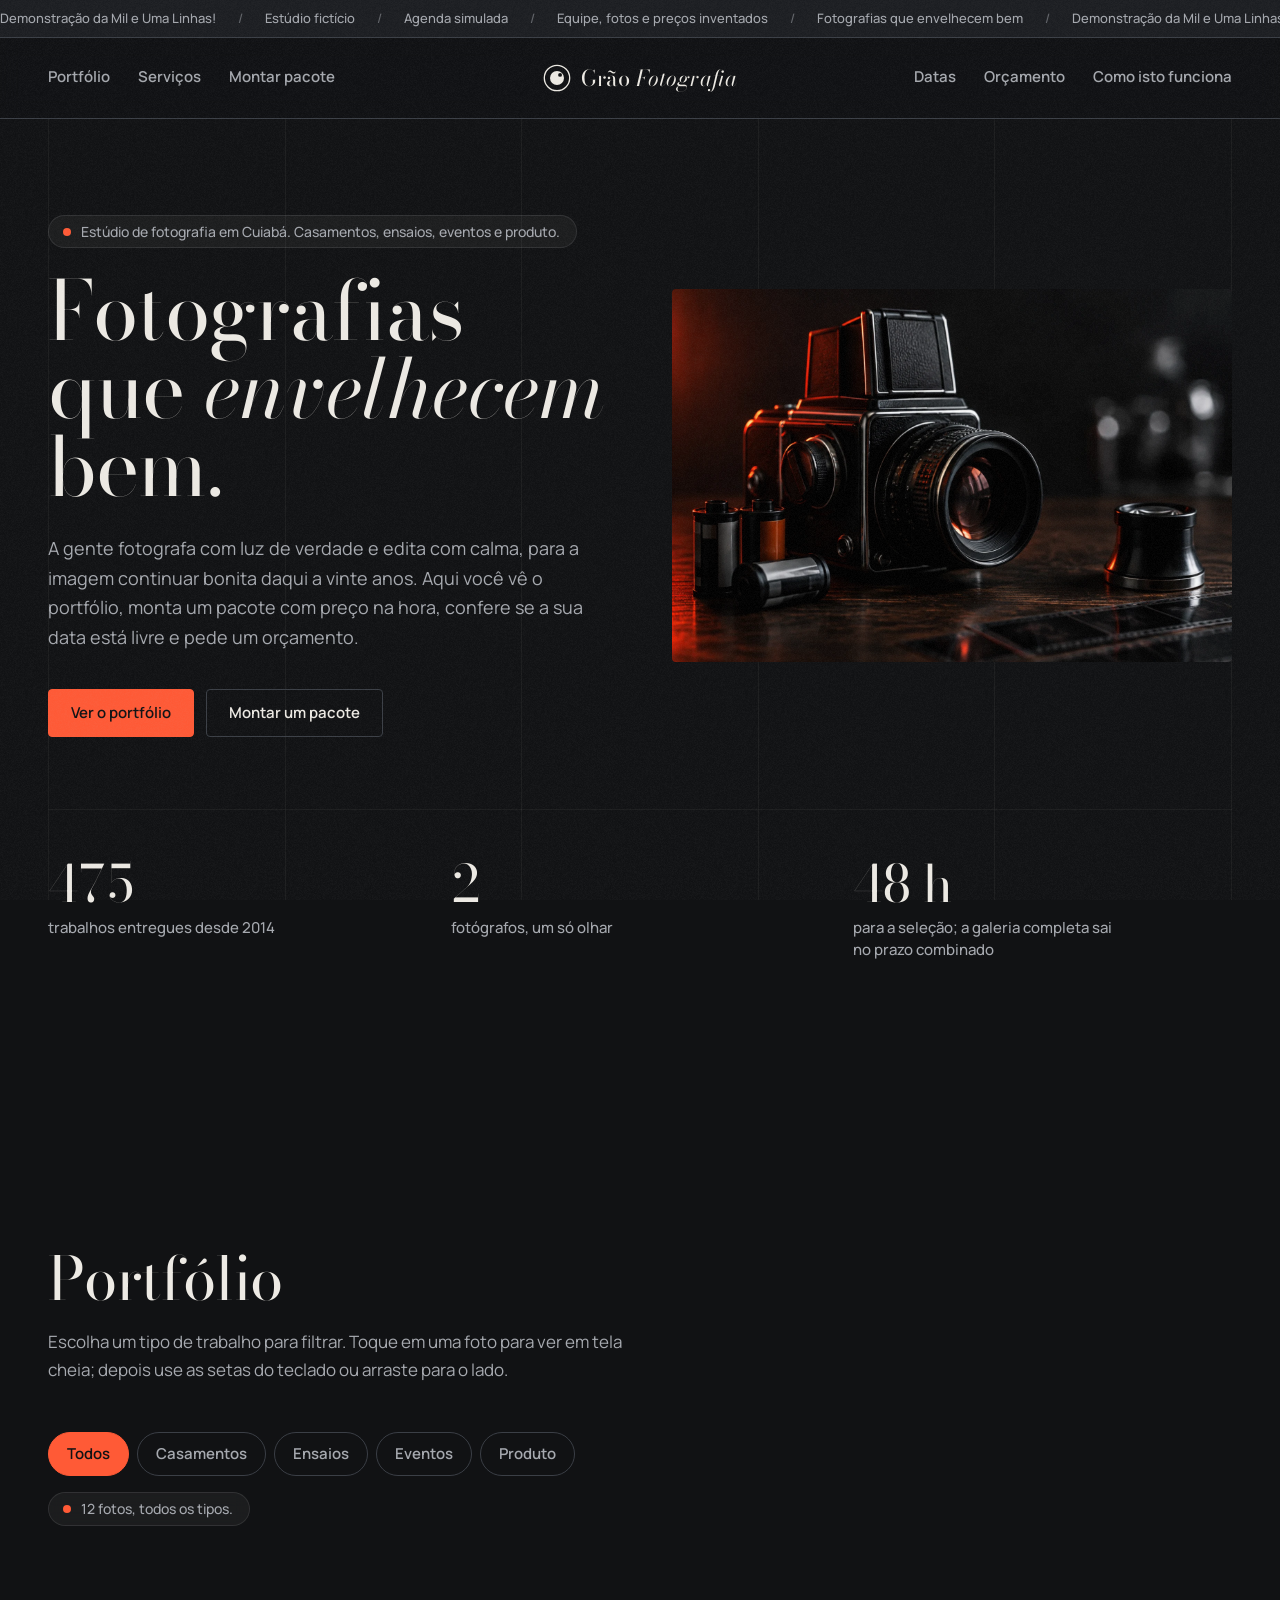
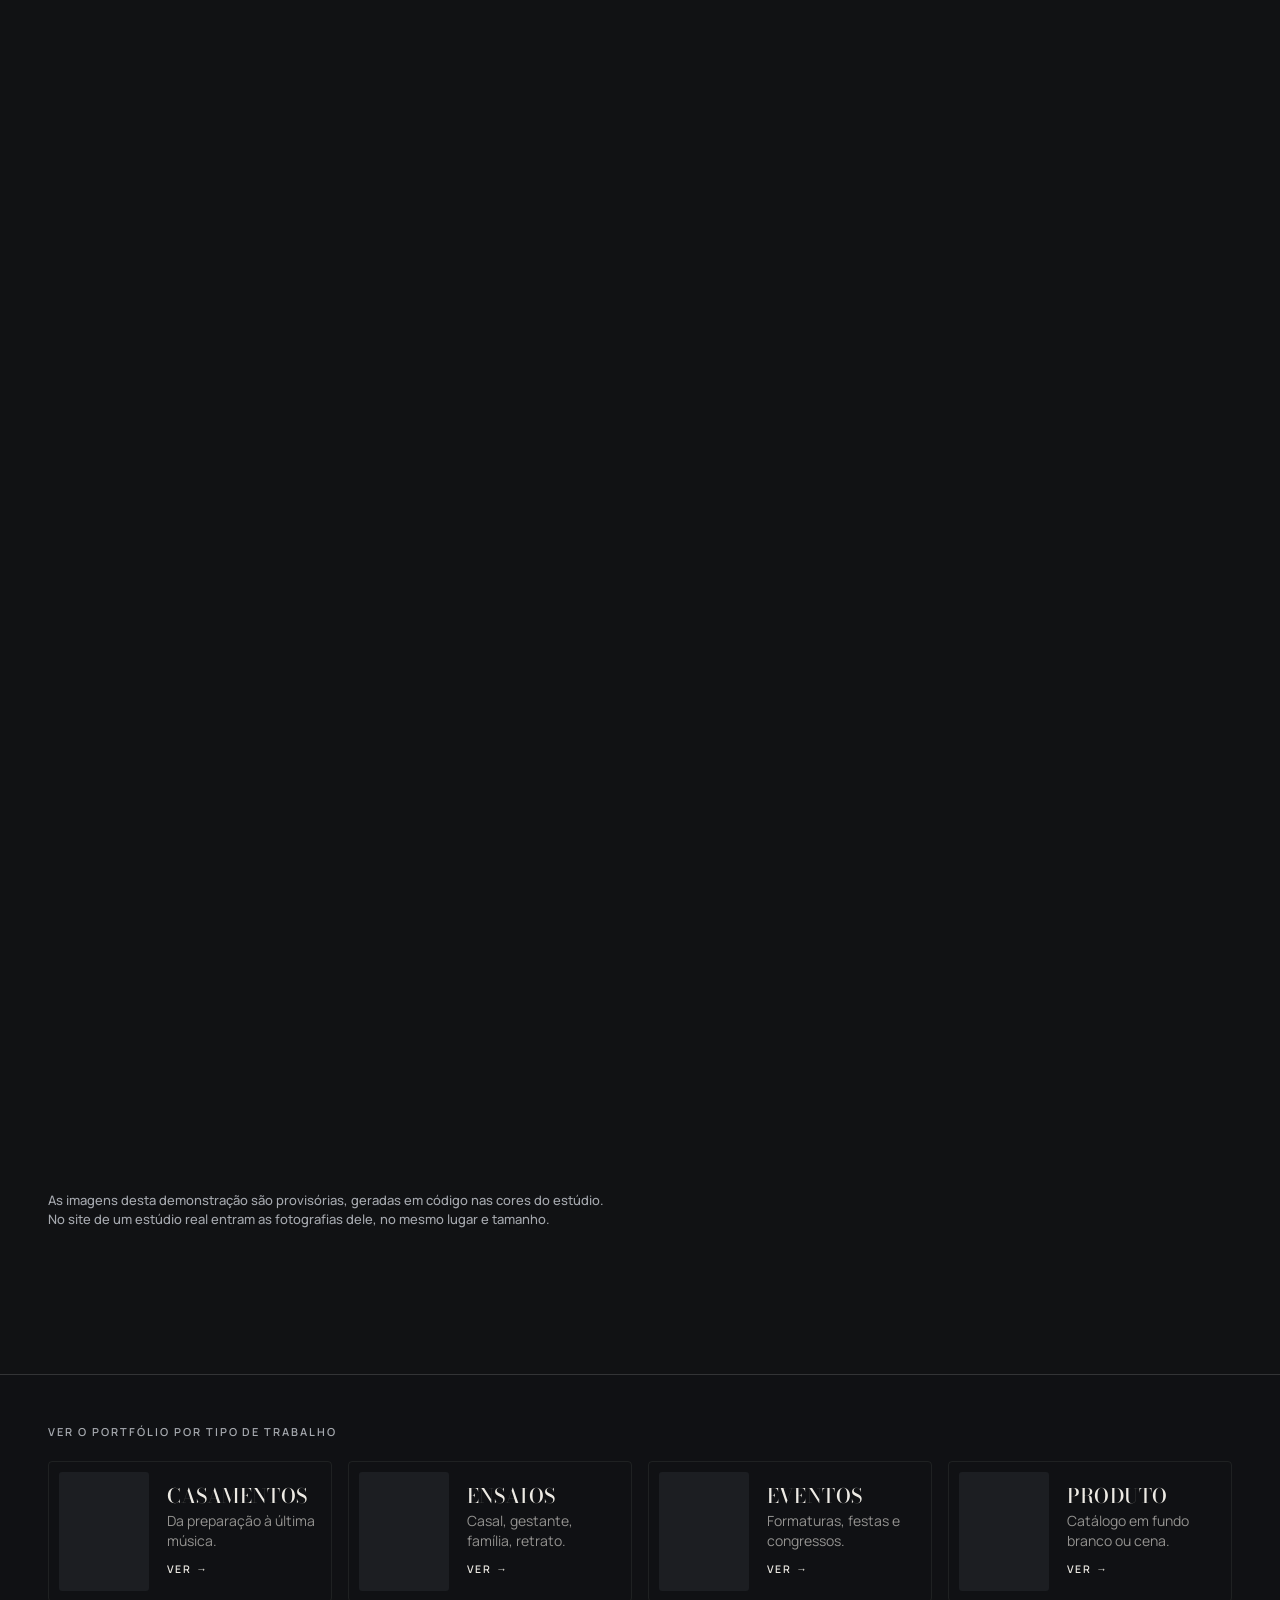
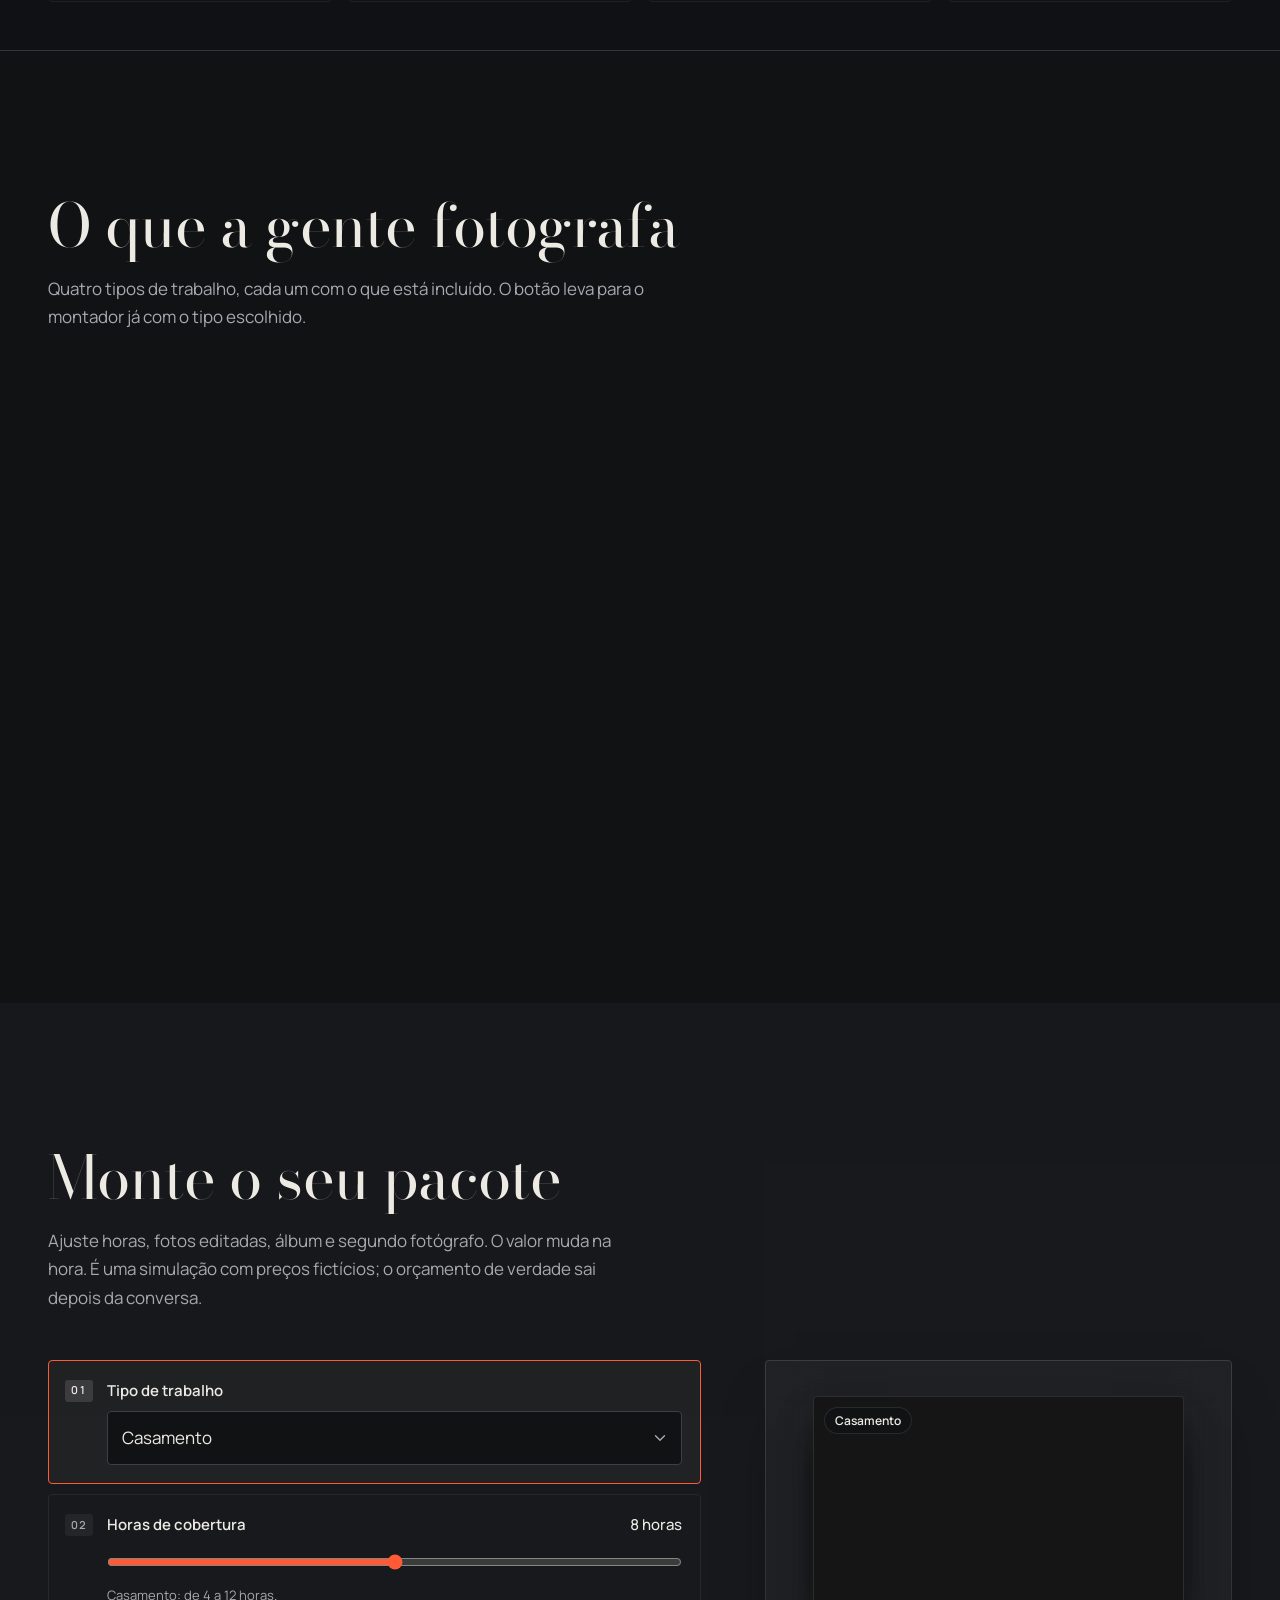
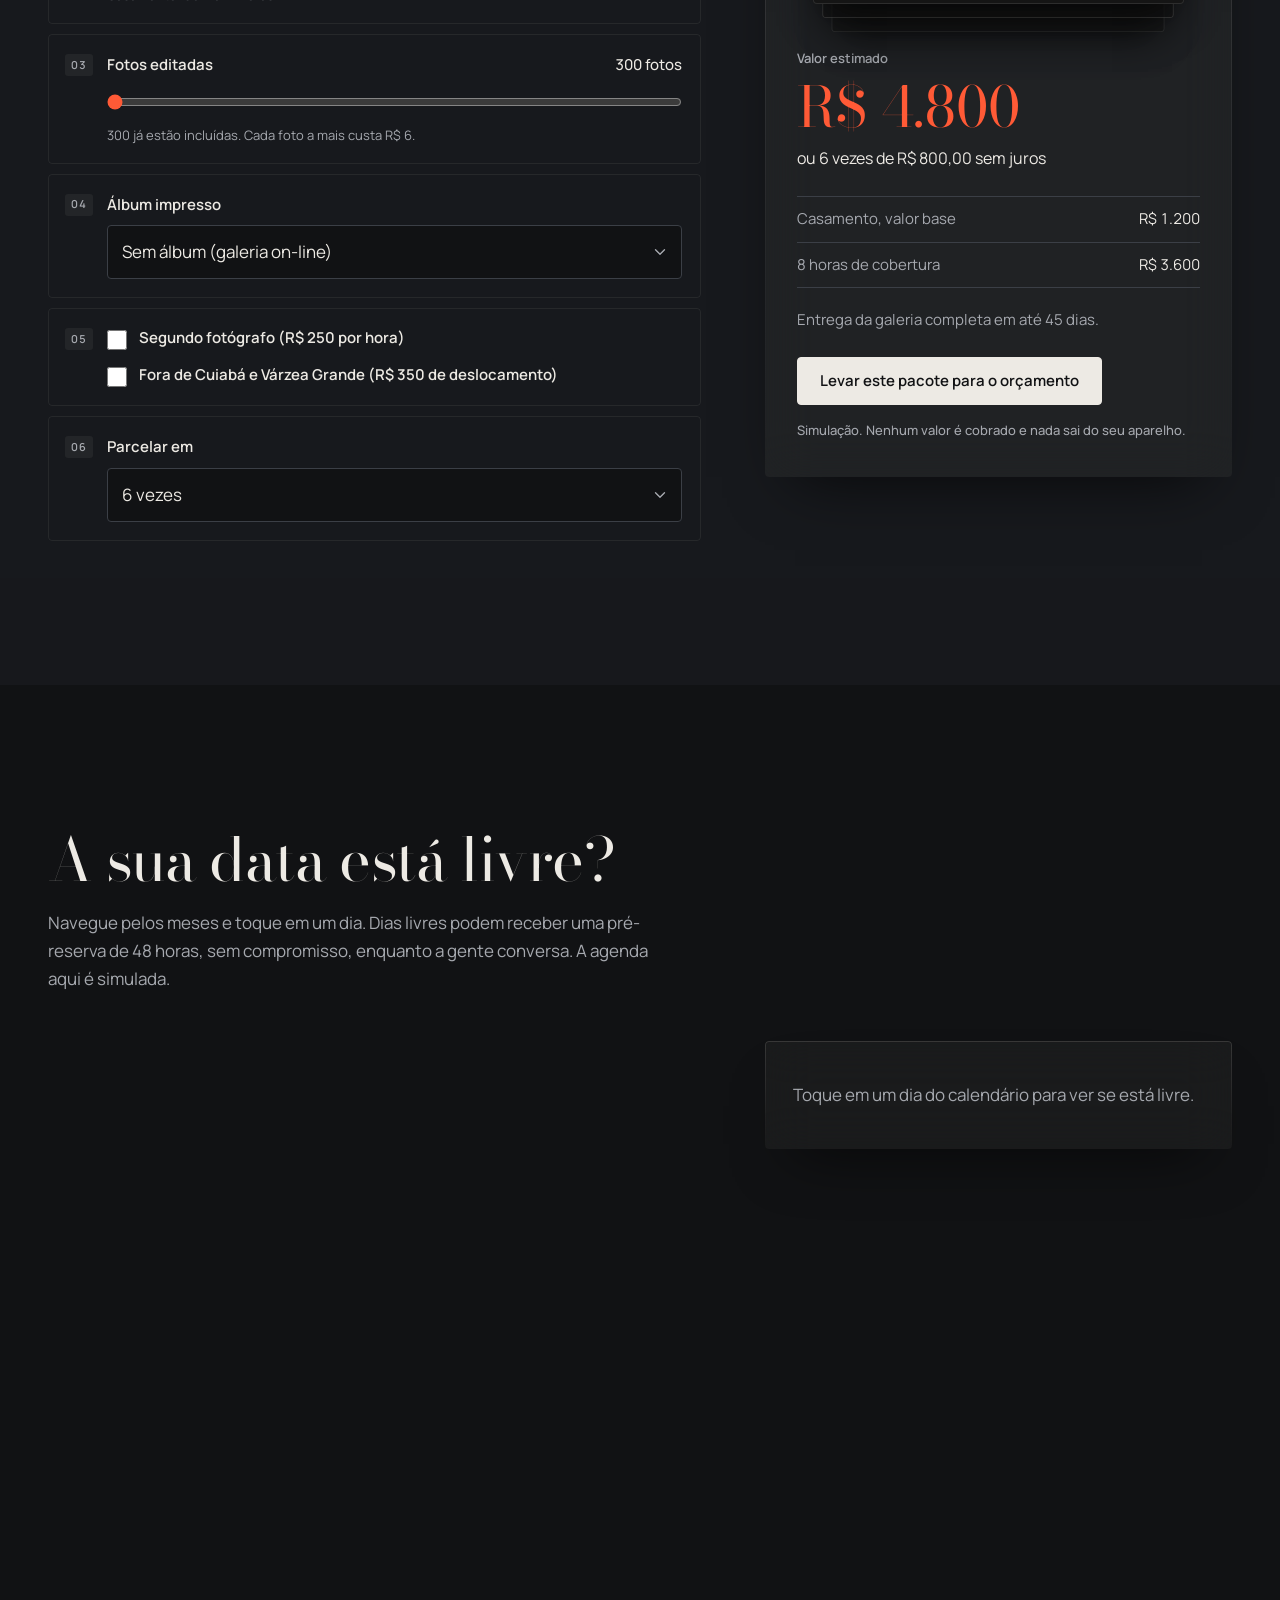
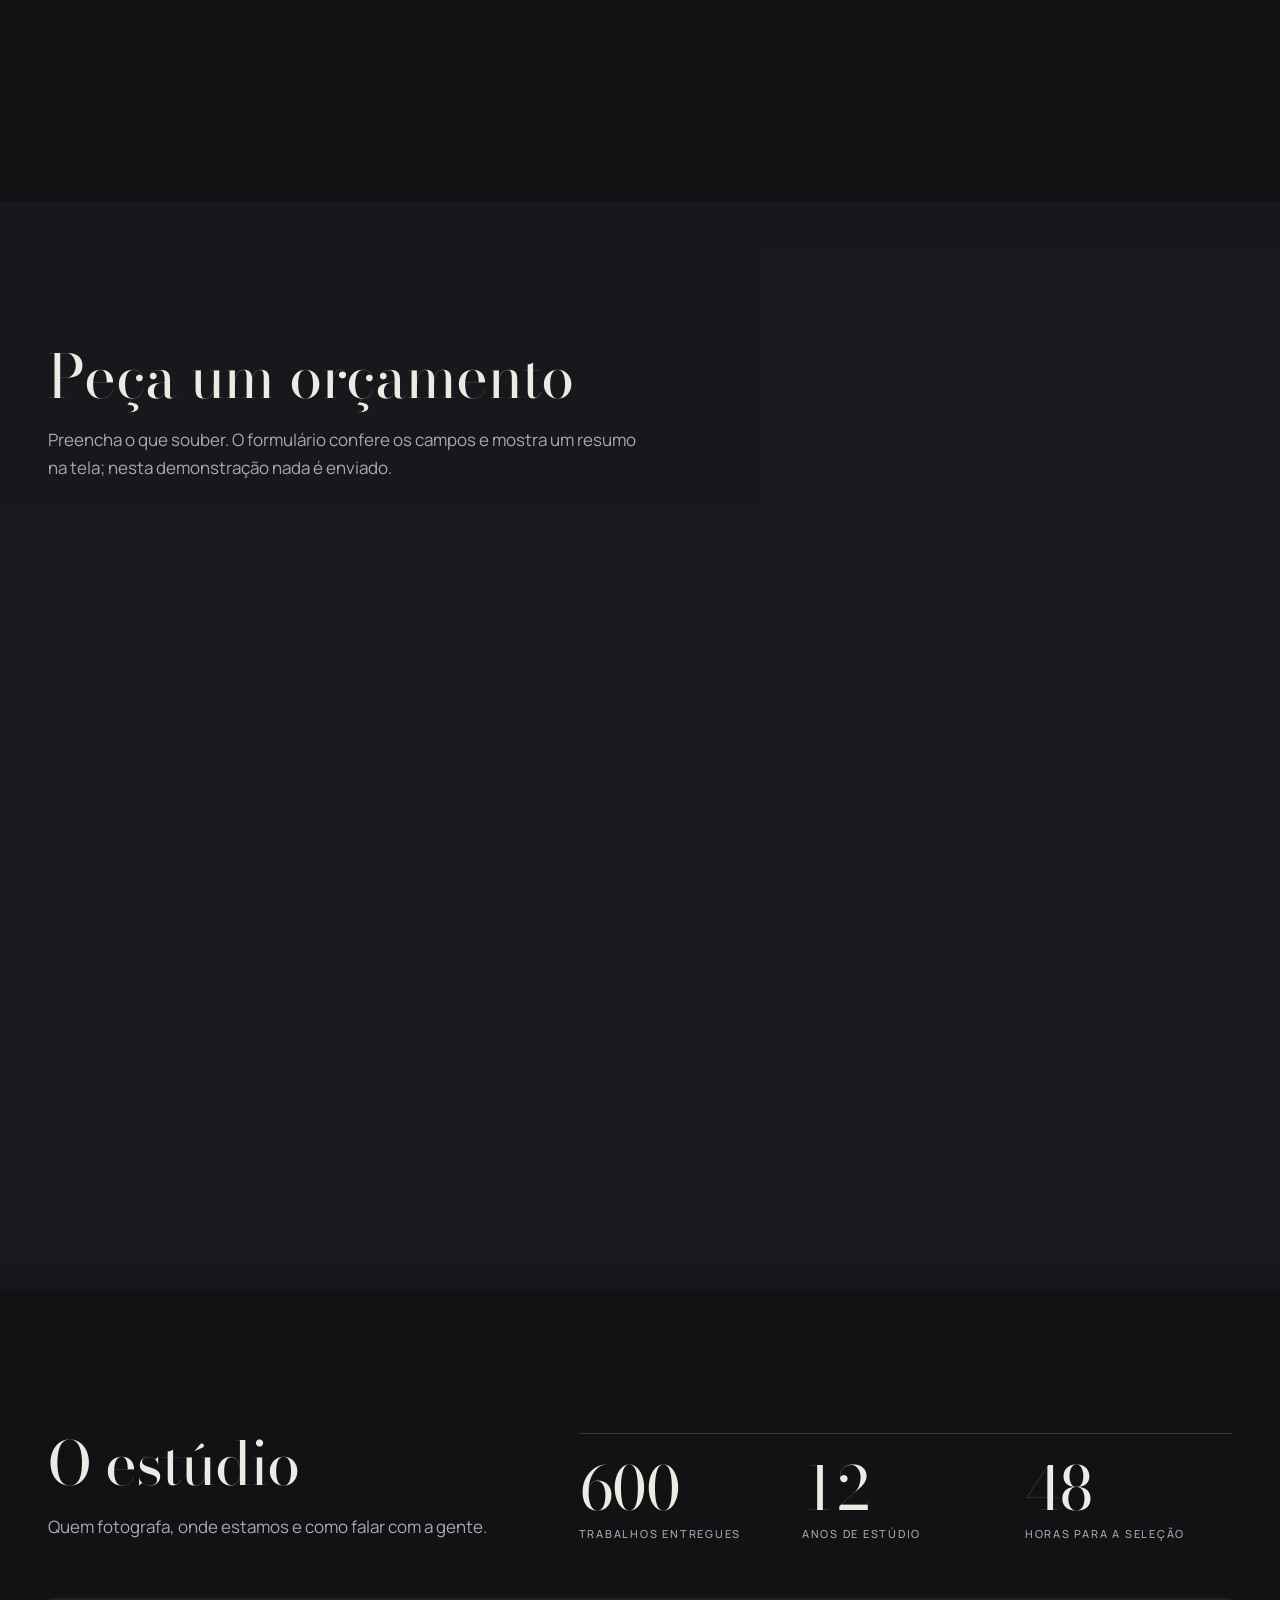
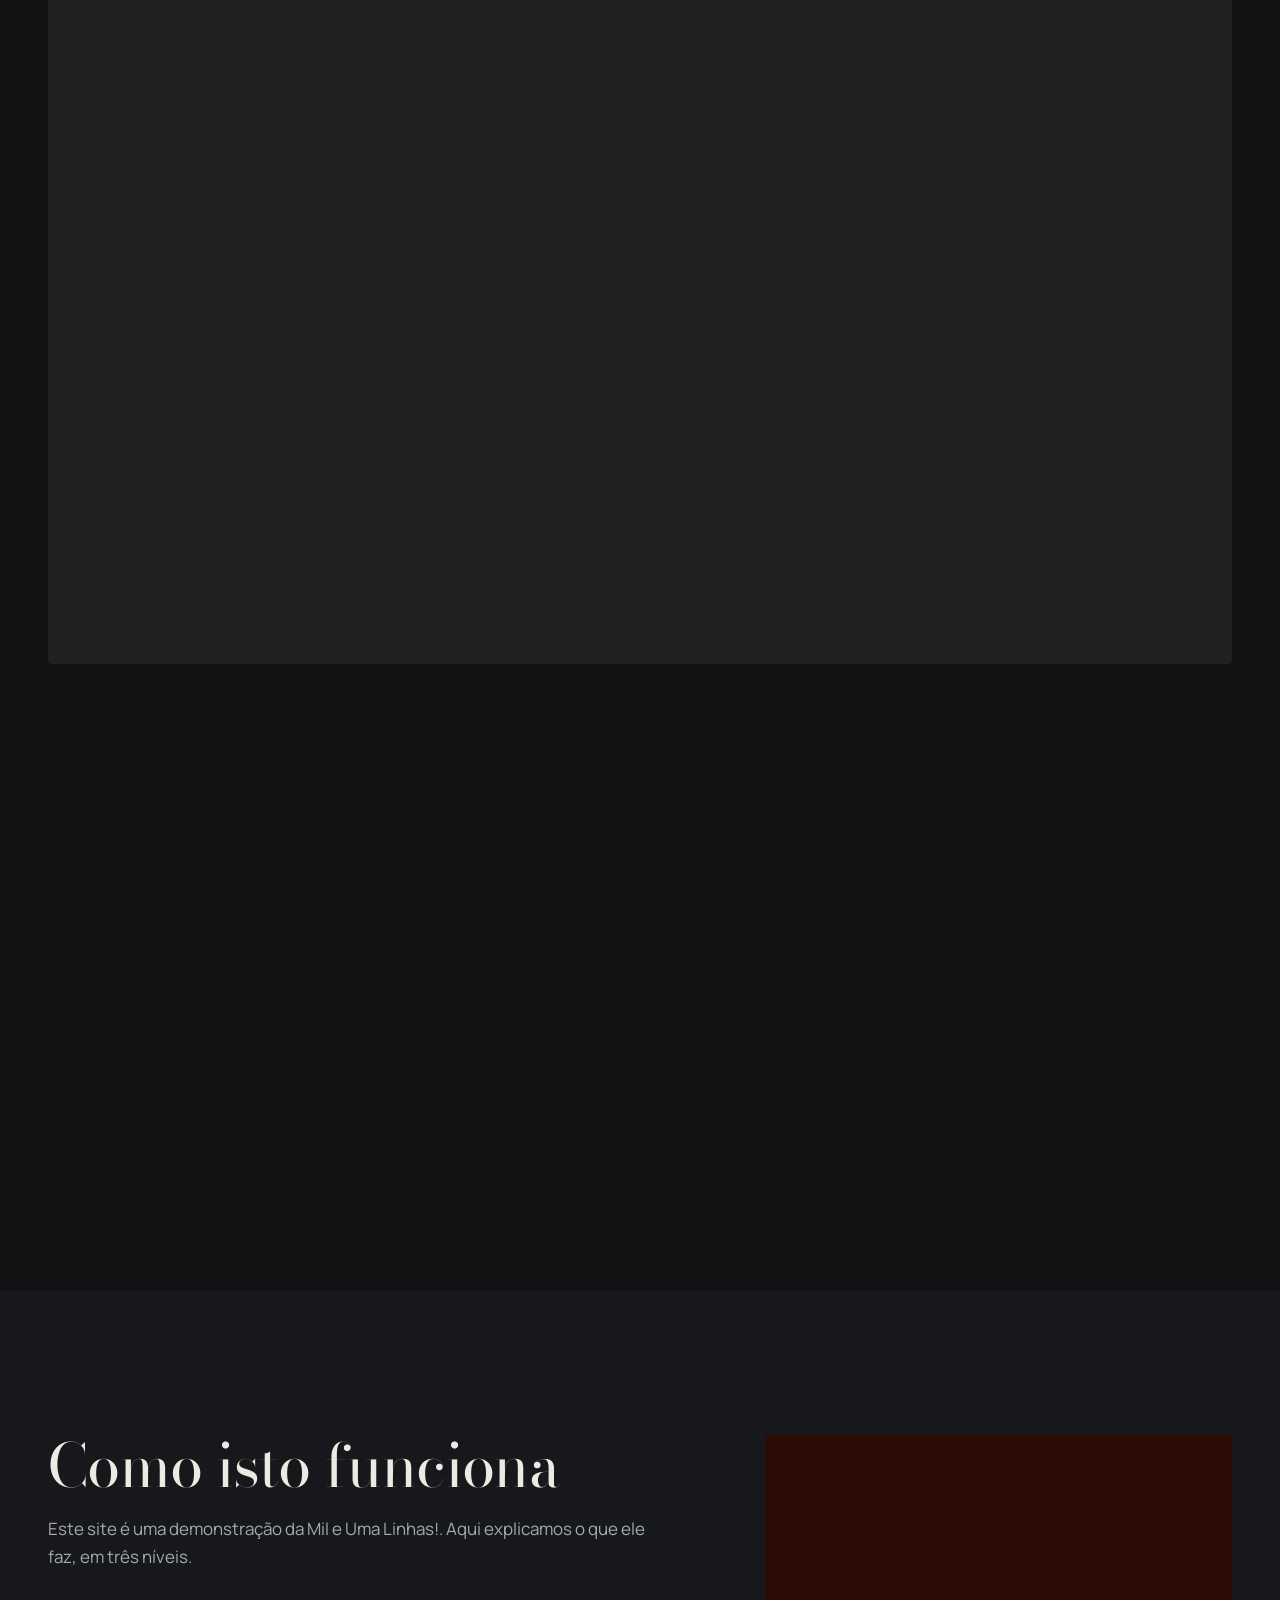
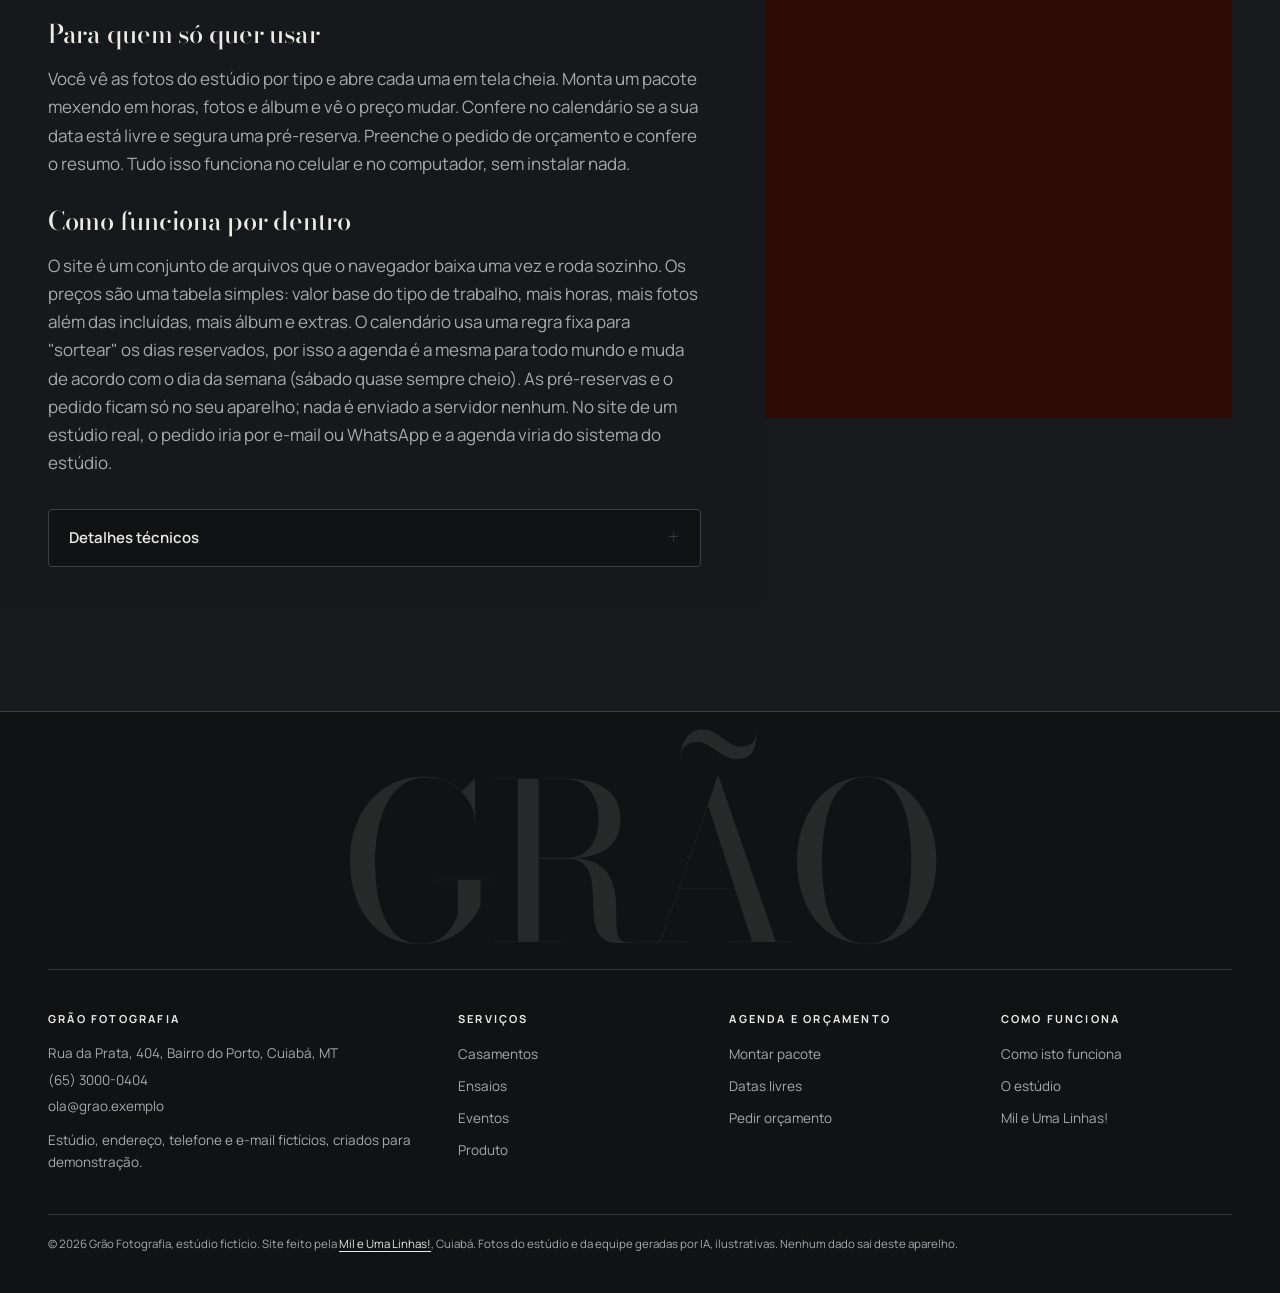
<file: index.html>
<!DOCTYPE html>
<html lang="pt-BR">
<head>
  <meta charset="utf-8">
  <meta name="viewport" content="width=device-width, initial-scale=1">
  <meta http-equiv="Content-Security-Policy" content="default-src 'self'; script-src 'self'; style-src 'self'; img-src 'self' data:; font-src 'self'; connect-src 'none'; object-src 'none'; base-uri 'self'; form-action 'none'">
  <title>Grão Fotografia | Fotografias que envelhecem bem</title>
  <meta name="description" content="Site de demonstração de um estúdio de fotografia fictício em Cuiabá: portfólio com filtro e visualização em tela cheia, montador de pacote com preço na hora, calendário de datas disponíveis com pré-reserva simulada e pedido de orçamento. Feito pela Mil e Uma Linhas!.">
  <meta name="theme-color" content="#111214">
  <link rel="canonical" href="https://toshiro01001.github.io/fotografia/">
  <link rel="icon" href="favicon.svg" type="image/svg+xml">
  <link rel="preload" href="fonts/bodoni-moda-latin-opsz-normal.woff2" as="font" type="font/woff2" crossorigin>
  <link rel="preload" href="fonts/manrope-latin-wght-normal.woff2" as="font" type="font/woff2" crossorigin>
  <link rel="stylesheet" href="css/estilo.css">
</head>
<body>
  <a class="pular" href="#conteudo">Pular para o conteúdo</a>

  <div class="grade-feixes" aria-hidden="true">
    <div class="grade-feixes-miolo">
      <span class="feixe-coluna"></span>
      <span class="feixe-coluna"><i class="feixe feixe-1"></i></span>
      <span class="feixe-coluna"><i class="feixe feixe-2"></i></span>
      <span class="feixe-coluna"></span>
      <span class="feixe-coluna"><i class="feixe feixe-3"></i></span>
    </div>
  </div>

  <p class="faixa-demo"><span class="visualmente-oculto">Demonstração da Mil e Uma Linhas! com dados fictícios: estúdio, equipe, datas e preços são inventados; as fotos foram geradas por IA e são ilustrativas.</span><span class="faixa-trilho" aria-hidden="true" data-rolante><span class="faixa-run"><span>Demonstração da Mil e Uma Linhas!</span><i>/</i><span>Estúdio fictício</span><i>/</i><span>Agenda simulada</span><i>/</i><span>Equipe, fotos e preços inventados</span><i>/</i><span>Fotografias que envelhecem bem</span><i>/</i><span>Demonstração da Mil e Uma Linhas!</span><i>/</i><span>Estúdio fictício</span><i>/</i><span>Agenda simulada</span><i>/</i><span>Equipe, fotos e preços inventados</span><i>/</i><span>Fotografias que envelhecem bem</span><i>/</i></span><span class="faixa-run"><span>Demonstração da Mil e Uma Linhas!</span><i>/</i><span>Estúdio fictício</span><i>/</i><span>Agenda simulada</span><i>/</i><span>Equipe, fotos e preços inventados</span><i>/</i><span>Fotografias que envelhecem bem</span><i>/</i><span>Demonstração da Mil e Uma Linhas!</span><i>/</i><span>Estúdio fictício</span><i>/</i><span>Agenda simulada</span><i>/</i><span>Equipe, fotos e preços inventados</span><i>/</i><span>Fotografias que envelhecem bem</span><i>/</i></span></span></p>

  <header class="topo">
    <div class="trilho-progresso" id="prog" aria-hidden="true"></div>
    <div class="miolo topo-miolo">
      <a class="marca" href="#inicio" aria-label="Grão Fotografia, início">
        <svg class="marca-sinal" viewBox="0 0 32 32" aria-hidden="true" focusable="false">
          <circle cx="16" cy="16" r="14.5" fill="none" stroke="#EDEAE4" stroke-width="1.5"/>
          <circle cx="16" cy="16" r="8" fill="#EDEAE4"/>
          <circle cx="19.5" cy="12.5" r="2.2" fill="#111214"/>
        </svg>
        <span class="marca-nome">Grão <em>Fotografia</em></span>
      </a>
      <button class="menu-botao" id="menu-botao" type="button" aria-expanded="false" aria-controls="menu">
        <span class="menu-botao-traco" aria-hidden="true"></span>
        <span class="menu-botao-texto">Menu</span>
      </button>
      <nav class="menu" id="menu" aria-label="Seções do site">
        <ul>
          <li><a href="#portfolio">Portfólio</a></li>
          <li><a href="#servicos">Serviços</a></li>
          <li><a href="#pacote">Montar pacote</a></li>
          <li><a href="#datas">Datas</a></li>
          <li><a href="#orcamento">Orçamento</a></li>
          <li><a href="#como-funciona">Como isto funciona</a></li>
        </ul>
      </nav>
    </div>
  </header>

  <main id="conteudo">

    <!-- ABERTURA -->
    <section class="hero" id="inicio" aria-labelledby="hero-titulo">
      <div class="miolo hero-grade">
        <div class="hero-texto">
          <p class="hero-chapeu pilula-vidro">Estúdio de fotografia em Cuiabá. Casamentos, ensaios, eventos e produto.</p>
          <h1 id="hero-titulo">Fotografias que <em>envelhecem</em> bem.</h1>
          <p class="hero-apoio">A gente fotografa com luz de verdade e edita com calma, para a imagem continuar bonita daqui a vinte anos. Aqui você vê o portfólio, monta um pacote com preço na hora, confere se a sua data está livre e pede um orçamento.</p>
          <div class="hero-acoes">
            <a class="botao botao-principal" href="#portfolio">Ver o portfólio</a>
            <a class="botao botao-secundario" href="#pacote">Montar um pacote</a>
          </div>
        </div>
        <figure class="hero-figura">
          <img class="hero-foto" src="img/hero.webp" width="1620" height="1080" alt="Câmera de fotografia sobre mesa de trabalho em luz suave, com a lente em primeiro plano." fetchpriority="high">
        </figure>
        <dl class="hero-fatos">
          <div><dt>trabalhos entregues desde 2014</dt><dd><span data-contar="600">600</span></dd></div>
          <div><dt>fotógrafos, um só olhar</dt><dd>2</dd></div>
          <div><dt>para a seleção; a galeria completa sai no prazo combinado</dt><dd>48 h</dd></div>
        </dl>
      </div>
    </section>

    <!-- PORTFÓLIO -->
    <section class="secao" id="portfolio" aria-labelledby="port-titulo">
      <div class="miolo">
        <div class="secao-cabeca">
          <h2 id="port-titulo">Portfólio</h2>
          <p class="secao-frase">Escolha um tipo de trabalho para filtrar. Toque em uma foto para ver em tela cheia; depois use as setas do teclado ou arraste para o lado.</p>
        </div>
        <fieldset class="filtros" id="filtros">
          <legend class="visualmente-oculto">Filtrar o portfólio por tipo</legend>
          <label class="chip"><input type="radio" name="filtro" value="" checked><span>Todos</span></label>
          <label class="chip"><input type="radio" name="filtro" value="casamento"><span>Casamentos</span></label>
          <label class="chip"><input type="radio" name="filtro" value="ensaio"><span>Ensaios</span></label>
          <label class="chip"><input type="radio" name="filtro" value="evento"><span>Eventos</span></label>
          <label class="chip"><input type="radio" name="filtro" value="produto"><span>Produto</span></label>
        </fieldset>
        <p class="filtro-resumo pilula-vidro" id="filtro-resumo" aria-live="polite">12 fotos, todos os tipos.</p>

        <ul class="grade-fotos" id="grade-fotos">
          <li class="foto-item foto-larga" data-tipo="casamento">
            <figure>
              <button type="button" class="foto-botao" aria-label="Abrir em tela cheia: Cerimônia na capela de Chapada">
                <span class="foto-etiqueta" aria-hidden="true">Casamento</span>
                <img src="img/casamento-1.webp" width="1600" height="1000" alt="Imagem provisória de casamento: dois arcos claros sobre fundo escuro." loading="eager" decoding="async">
              </button>
              <figcaption><strong>Cerimônia na capela de Chapada</strong><span>Casamento. Luz de fim de tarde entrando pela porta lateral.</span></figcaption>
            </figure>
          </li>
          <li class="foto-item" data-tipo="casamento">
            <figure>
              <button type="button" class="foto-botao" aria-label="Abrir em tela cheia: O véu antes da entrada">
                <span class="foto-etiqueta" aria-hidden="true">Casamento</span>
                <img src="img/casamento-2.webp" width="800" height="1000" alt="Imagem provisória de casamento: faixas diagonais claras e uma elipse prata." loading="eager" decoding="async">
              </button>
              <figcaption><strong>O véu antes da entrada</strong><span>Casamento. Detalhe feito no corredor, sem flash.</span></figcaption>
            </figure>
          </li>
          <li class="foto-item" data-tipo="ensaio">
            <figure>
              <button type="button" class="foto-botao" aria-label="Abrir em tela cheia: Retrato em estúdio">
                <span class="foto-etiqueta" aria-hidden="true">Ensaio</span>
                <img src="img/ensaio-1.webp" width="800" height="1000" alt="Imagem provisória de ensaio: silhueta geométrica de um retrato em prata." loading="lazy" decoding="async">
              </button>
              <figcaption><strong>Retrato em estúdio</strong><span>Ensaio. Uma luz, um fundo, meia hora de conversa antes.</span></figcaption>
            </figure>
          </li>
          <li class="foto-item" data-tipo="produto">
            <figure>
              <button type="button" class="foto-botao" aria-label="Abrir em tela cheia: Frasco de perfume">
                <span class="foto-etiqueta" aria-hidden="true">Produto</span>
                <img src="img/produto-1.webp" width="800" height="1000" alt="Imagem provisória de produto: silhueta de um frasco em prata sobre fundo escuro." loading="lazy" decoding="async">
              </button>
              <figcaption><strong>Frasco de perfume</strong><span>Produto. Fundo escuro, reflexo controlado com cartão preto.</span></figcaption>
            </figure>
          </li>
          <li class="foto-item" data-tipo="evento">
            <figure>
              <button type="button" class="foto-botao" aria-label="Abrir em tela cheia: Palco do congresso">
                <span class="foto-etiqueta" aria-hidden="true">Evento</span>
                <img src="img/evento-1.webp" width="800" height="1000" alt="Imagem provisória de evento: triângulo de luz sobre um palco escuro." loading="lazy" decoding="async">
              </button>
              <figcaption><strong>Palco do congresso</strong><span>Evento. Cobertura de dois dias, seleção em 48 horas.</span></figcaption>
            </figure>
          </li>
          <li class="foto-item foto-larga" data-tipo="ensaio">
            <figure>
              <button type="button" class="foto-botao" aria-label="Abrir em tela cheia: Casal na beira do rio">
                <span class="foto-etiqueta" aria-hidden="true">Ensaio</span>
                <img src="img/ensaio-2.webp" width="1600" height="1000" alt="Imagem provisória de ensaio: horizonte com uma elipse clara acima da linha d'água." loading="lazy" decoding="async">
              </button>
              <figcaption><strong>Casal na beira do rio</strong><span>Ensaio. Ao amanhecer, no Porto.</span></figcaption>
            </figure>
          </li>
          <li class="foto-item" data-tipo="casamento">
            <figure>
              <button type="button" class="foto-botao" aria-label="Abrir em tela cheia: Alianças sobre o convite">
                <span class="foto-etiqueta" aria-hidden="true">Casamento</span>
                <img src="img/casamento-3.webp" width="800" height="1000" alt="Imagem provisória de casamento: dois anéis entrelaçados em prata." loading="lazy" decoding="async">
              </button>
              <figcaption><strong>Alianças sobre o convite</strong><span>Casamento. Fotografia de detalhe com lente macro.</span></figcaption>
            </figure>
          </li>
          <li class="foto-item" data-tipo="evento">
            <figure>
              <button type="button" class="foto-botao" aria-label="Abrir em tela cheia: Luzes da festa de 15 anos">
                <span class="foto-etiqueta" aria-hidden="true">Evento</span>
                <img src="img/evento-2.webp" width="800" height="1000" alt="Imagem provisória de evento: pontos de luz desfocados em prata e vermelho." loading="lazy" decoding="async">
              </button>
              <figcaption><strong>Luzes da festa de 15 anos</strong><span>Evento. Pista cheia, lente aberta.</span></figcaption>
            </figure>
          </li>
          <li class="foto-item" data-tipo="ensaio">
            <figure>
              <button type="button" class="foto-botao" aria-label="Abrir em tela cheia: Gestante na janela">
                <span class="foto-etiqueta" aria-hidden="true">Ensaio</span>
                <img src="img/ensaio-3.webp" width="800" height="1000" alt="Imagem provisória de ensaio: janela de quatro vidros com luz suave." loading="lazy" decoding="async">
              </button>
              <figcaption><strong>Gestante na janela</strong><span>Ensaio. Luz natural da casa da própria família.</span></figcaption>
            </figure>
          </li>
          <li class="foto-item" data-tipo="produto">
            <figure>
              <button type="button" class="foto-botao" aria-label="Abrir em tela cheia: Embalagem para catálogo">
                <span class="foto-etiqueta" aria-hidden="true">Produto</span>
                <img src="img/produto-2.webp" width="800" height="1000" alt="Imagem provisória de produto: um cubo em perspectiva em tons de prata." loading="lazy" decoding="async">
              </button>
              <figcaption><strong>Embalagem para catálogo</strong><span>Produto. Fundo liso, três ângulos entregues em 24 horas.</span></figcaption>
            </figure>
          </li>
          <li class="foto-item foto-larga" data-tipo="evento">
            <figure>
              <button type="button" class="foto-botao" aria-label="Abrir em tela cheia: Plateia da formatura">
                <span class="foto-etiqueta" aria-hidden="true">Evento</span>
                <img src="img/evento-3.webp" width="1600" height="1000" alt="Imagem provisória de evento: silhuetas de uma plateia diante de uma luz clara." loading="lazy" decoding="async">
              </button>
              <figcaption><strong>Plateia da formatura</strong><span>Evento. Vista do fundo do auditório no momento do juramento.</span></figcaption>
            </figure>
          </li>
          <li class="foto-item" data-tipo="casamento">
            <figure>
              <button type="button" class="foto-botao" aria-label="Abrir em tela cheia: Primeira dança">
                <span class="foto-etiqueta" aria-hidden="true">Casamento</span>
                <img src="img/casamento-4.webp" width="800" height="1000" alt="Imagem provisória de casamento: faixas claras cruzadas sobre fundo escuro." loading="lazy" decoding="async">
              </button>
              <figcaption><strong>Primeira dança</strong><span>Casamento. Luz de salão, exposição longa de propósito.</span></figcaption>
            </figure>
          </li>
        </ul>
        <p class="nota">As imagens desta demonstração são provisórias, geradas em código nas cores do estúdio. No site de um estúdio real entram as fotografias dele, no mesmo lugar e tamanho.</p>
      </div>
    </section>

    <!-- VISOR EM TELA CHEIA -->
    <dialog class="visor" id="visor" aria-labelledby="visor-titulo">
      <div class="visor-barra">
        <p class="visor-contador" id="visor-contador" aria-live="polite">1 de 12</p>
        <button type="button" class="visor-fechar" id="visor-fechar" aria-label="Fechar a foto em tela cheia">Fechar</button>
      </div>
      <div class="visor-palco" id="visor-palco">
        <button type="button" class="visor-seta visor-anterior" id="visor-anterior" aria-label="Foto anterior">
          <svg viewBox="0 0 24 24" aria-hidden="true" focusable="false"><path d="M15 5l-7 7 7 7" fill="none" stroke="currentColor" stroke-width="1.8" stroke-linecap="round" stroke-linejoin="round"/></svg>
        </button>
        <img class="visor-foto" id="visor-foto" src="img/casamento-1.webp" alt="" width="1600" height="1000">
        <button type="button" class="visor-seta visor-proxima" id="visor-proxima" aria-label="Próxima foto">
          <svg viewBox="0 0 24 24" aria-hidden="true" focusable="false"><path d="M9 5l7 7-7 7" fill="none" stroke="currentColor" stroke-width="1.8" stroke-linecap="round" stroke-linejoin="round"/></svg>
        </button>
      </div>
      <div class="visor-legenda">
        <p class="visor-titulo" id="visor-titulo">Cerimônia na capela de Chapada</p>
        <p class="visor-texto" id="visor-texto">Casamento. Luz de fim de tarde entrando pela porta lateral.</p>
        <p class="visor-dica">Setas do teclado para mudar, Esc para fechar. No celular, arraste para o lado.</p>
      </div>
    </dialog>

    <!-- CATEGORIAS: atalhos que marcam o filtro do portfólio -->
    <div class="categorias">
      <div class="miolo">
        <p class="categorias-chapeu">Ver o portfólio por tipo de trabalho</p>
        <ul class="categorias-lista">
          <li>
            <a class="categoria" href="#portfolio" data-filtro="casamento">
              <span class="categoria-foto"><img src="img/casamento-2.webp" width="800" height="1000" alt="" loading="lazy" decoding="async"></span>
              <span class="categoria-texto">
                <span class="categoria-titulo">Casamentos</span>
                <span class="categoria-frase">Da preparação à última música.</span>
                <span class="categoria-ir">Ver <i aria-hidden="true">→</i></span>
              </span>
            </a>
          </li>
          <li>
            <a class="categoria" href="#portfolio" data-filtro="ensaio">
              <span class="categoria-foto"><img src="img/ensaio-1.webp" width="800" height="1000" alt="" loading="lazy" decoding="async"></span>
              <span class="categoria-texto">
                <span class="categoria-titulo">Ensaios</span>
                <span class="categoria-frase">Casal, gestante, família, retrato.</span>
                <span class="categoria-ir">Ver <i aria-hidden="true">→</i></span>
              </span>
            </a>
          </li>
          <li>
            <a class="categoria" href="#portfolio" data-filtro="evento">
              <span class="categoria-foto"><img src="img/evento-2.webp" width="800" height="1000" alt="" loading="lazy" decoding="async"></span>
              <span class="categoria-texto">
                <span class="categoria-titulo">Eventos</span>
                <span class="categoria-frase">Formaturas, festas e congressos.</span>
                <span class="categoria-ir">Ver <i aria-hidden="true">→</i></span>
              </span>
            </a>
          </li>
          <li>
            <a class="categoria" href="#portfolio" data-filtro="produto">
              <span class="categoria-foto"><img src="img/produto-1.webp" width="800" height="1000" alt="" loading="lazy" decoding="async"></span>
              <span class="categoria-texto">
                <span class="categoria-titulo">Produto</span>
                <span class="categoria-frase">Catálogo em fundo branco ou cena.</span>
                <span class="categoria-ir">Ver <i aria-hidden="true">→</i></span>
              </span>
            </a>
          </li>
        </ul>
      </div>
    </div>

    <!-- SERVIÇOS -->
    <section class="secao" id="servicos" aria-labelledby="serv-titulo">
      <div class="miolo">
        <div class="secao-cabeca">
          <h2 id="serv-titulo">O que a gente fotografa</h2>
          <p class="secao-frase">Quatro tipos de trabalho, cada um com o que está incluído. O botão leva para o montador já com o tipo escolhido.</p>
        </div>
        <ul class="servicos">
          <li class="servico">
            <figure class="servico-midia">
              <img src="img/casamento-1.webp" width="1600" height="1000" alt="Imagem provisória de casamento: dois arcos claros sobre fundo escuro." loading="lazy" decoding="async">
              <span class="servico-disco" aria-hidden="true"><svg viewBox="0 0 24 24" focusable="false"><path d="M4 8h3l1.6-2.2h6.8L17 8h3v11H4z" fill="none" stroke="currentColor" stroke-width="1.5" stroke-linejoin="round"/><circle cx="12" cy="13.2" r="3.4" fill="none" stroke="currentColor" stroke-width="1.5"/></svg></span>
            </figure>
            <div class="servico-corpo">
              <h3>Casamentos</h3>
              <p>Da preparação à última música. Duas pessoas fotografando quando a festa passa de 150 convidados. Inclui 300 fotos editadas e a galeria on-line para a família baixar.</p>
              <p class="servico-preco">A partir de R$ 3.000 (4 horas)</p>
              <button type="button" class="botao botao-secundario" data-tipo-pacote="casamento">Montar pacote de casamento</button>
            </div>
          </li>
          <li class="servico">
            <figure class="servico-midia">
              <img src="img/ensaio-2.webp" width="1600" height="1000" alt="Imagem provisória de ensaio: horizonte com uma elipse clara acima da linha d'água." loading="lazy" decoding="async">
              <span class="servico-disco" aria-hidden="true"><svg viewBox="0 0 24 24" focusable="false"><path d="M4 8h3l1.6-2.2h6.8L17 8h3v11H4z" fill="none" stroke="currentColor" stroke-width="1.5" stroke-linejoin="round"/><circle cx="12" cy="13.2" r="3.4" fill="none" stroke="currentColor" stroke-width="1.5"/></svg></span>
            </figure>
            <div class="servico-corpo">
              <h3>Ensaios</h3>
              <p>Casal, gestante, família ou retrato para trabalho. Em estúdio ou em um lugar da cidade que faça sentido para você. Inclui 40 fotos editadas.</p>
              <p class="servico-preco">A partir de R$ 650 (1 hora)</p>
              <button type="button" class="botao botao-secundario" data-tipo-pacote="ensaio">Montar pacote de ensaio</button>
            </div>
          </li>
          <li class="servico">
            <figure class="servico-midia">
              <img src="img/evento-3.webp" width="1600" height="1000" alt="Imagem provisória de evento: silhuetas de uma plateia diante de uma luz clara." loading="lazy" decoding="async">
              <span class="servico-disco" aria-hidden="true"><svg viewBox="0 0 24 24" focusable="false"><path d="M4 8h3l1.6-2.2h6.8L17 8h3v11H4z" fill="none" stroke="currentColor" stroke-width="1.5" stroke-linejoin="round"/><circle cx="12" cy="13.2" r="3.4" fill="none" stroke="currentColor" stroke-width="1.5"/></svg></span>
            </figure>
            <div class="servico-corpo">
              <h3>Eventos</h3>
              <p>Formaturas, aniversários, lançamentos e congressos. Uma seleção em 48 horas para as redes e o restante no prazo combinado. Inclui 120 fotos editadas.</p>
              <p class="servico-preco">A partir de R$ 1.400 (2 horas)</p>
              <button type="button" class="botao botao-secundario" data-tipo-pacote="evento">Montar pacote de evento</button>
            </div>
          </li>
          <li class="servico">
            <figure class="servico-midia">
              <img src="img/servico-produto-set.webp" width="1456" height="816" alt="Mesa de fotografia de produto com fundo branco contínuo, um frasco de vidro âmbar sob um softbox e um cartão preto de controle de reflexo, em estúdio escuro." loading="lazy" decoding="async">
              <span class="servico-disco" aria-hidden="true"><svg viewBox="0 0 24 24" focusable="false"><path d="M4 8h3l1.6-2.2h6.8L17 8h3v11H4z" fill="none" stroke="currentColor" stroke-width="1.5" stroke-linejoin="round"/><circle cx="12" cy="13.2" r="3.4" fill="none" stroke="currentColor" stroke-width="1.5"/></svg></span>
            </figure>
            <div class="servico-corpo">
              <h3>Produto</h3>
              <p>Fundo branco para catálogo ou cena montada para campanha. Preço por hora de estúdio, com tratamento de cor incluído. Inclui 30 fotos editadas.</p>
              <p class="servico-preco">A partir de R$ 700 (1 hora)</p>
              <button type="button" class="botao botao-secundario" data-tipo-pacote="produto">Montar pacote de produto</button>
            </div>
          </li>
        </ul>
      </div>
    </section>

    <!-- MONTADOR DE PACOTE -->
    <section class="secao secao-painel" id="pacote" aria-labelledby="pac-titulo">
      <div class="miolo">
        <div class="secao-cabeca">
          <h2 id="pac-titulo">Monte o seu pacote</h2>
          <p class="secao-frase">Ajuste horas, fotos editadas, álbum e segundo fotógrafo. O valor muda na hora. É uma simulação com preços fictícios; o orçamento de verdade sai depois da conversa.</p>
        </div>
        <form class="montador" id="montador" aria-label="Montador de pacote">
          <div class="montador-campos" id="montador-passos">
            <div class="campo">
              <label for="pac-tipo">Tipo de trabalho</label>
              <select id="pac-tipo" name="tipo">
                <option value="casamento" selected>Casamento</option>
                <option value="ensaio">Ensaio</option>
                <option value="evento">Evento</option>
                <option value="produto">Fotografia de produto</option>
              </select>
            </div>
            <div class="campo campo-faixa">
              <label for="pac-horas">Horas de cobertura <output id="pac-horas-valor" for="pac-horas">8 horas</output></label>
              <input type="range" id="pac-horas" name="horas" min="4" max="12" step="1" value="8">
              <p class="campo-ajuda" id="pac-horas-ajuda">Casamento: de 4 a 12 horas.</p>
            </div>
            <div class="campo campo-faixa">
              <label for="pac-fotos">Fotos editadas <output id="pac-fotos-valor" for="pac-fotos">300 fotos</output></label>
              <input type="range" id="pac-fotos" name="fotos" min="300" max="1000" step="50" value="300">
              <p class="campo-ajuda" id="pac-fotos-ajuda">300 já estão incluídas. Cada foto a mais custa R$ 6.</p>
            </div>
            <div class="campo">
              <label for="pac-album">Álbum impresso</label>
              <select id="pac-album" name="album">
                <option value="nenhum" selected>Sem álbum (galeria on-line)</option>
                <option value="pequeno">Álbum 20x20 cm, 30 páginas (R$ 890)</option>
                <option value="grande">Álbum 30x30 cm, 40 páginas (R$ 1.490)</option>
              </select>
            </div>
            <div class="campo campo-caixas">
              <label class="caixa"><input type="checkbox" id="pac-segundo" name="segundo"><span>Segundo fotógrafo (R$ 250 por hora)</span></label>
              <label class="caixa"><input type="checkbox" id="pac-deslocamento" name="deslocamento"><span>Fora de Cuiabá e Várzea Grande (R$ 350 de deslocamento)</span></label>
            </div>
            <div class="campo">
              <label for="pac-vezes">Parcelar em</label>
              <select id="pac-vezes" name="vezes">
                <option value="1">1 vez</option>
                <option value="3">3 vezes</option>
                <option value="6" selected>6 vezes</option>
                <option value="10">10 vezes</option>
              </select>
            </div>
          </div>
          <div class="montador-resultado" aria-live="polite">
            <div class="pilha" id="pilha" aria-hidden="true">
              <figure class="pilha-cartao pilha-frente"><img src="img/casamento-1.webp" width="1600" height="1000" alt="" loading="lazy" decoding="async"><span class="pilha-rotulo">Casamento</span></figure>
              <figure class="pilha-cartao pilha-meio"><img src="img/casamento-3.webp" width="800" height="1000" alt="" loading="lazy" decoding="async"><span class="pilha-rotulo">Casamento</span></figure>
              <figure class="pilha-cartao pilha-fundo"><img src="img/casamento-4.webp" width="800" height="1000" alt="" loading="lazy" decoding="async"><span class="pilha-rotulo">Casamento</span></figure>
            </div>
            <p class="resultado-rotulo">Valor estimado</p>
            <p class="resultado-total" id="pac-total">R$ 4.800</p>
            <p class="resultado-parcela" id="pac-parcela">ou 6 vezes de R$ 800,00 sem juros</p>
            <dl class="resultado-linhas" id="pac-linhas"></dl>
            <p class="resultado-prazo" id="pac-prazo">Entrega da galeria completa em até 45 dias.</p>
            <button type="button" class="botao botao-claro" id="pac-levar">Levar este pacote para o orçamento</button>
            <p class="nota">Simulação. Nenhum valor é cobrado e nada sai do seu aparelho.</p>
          </div>
        </form>
      </div>
    </section>

    <!-- DATAS -->
    <section class="secao" id="datas" aria-labelledby="datas-titulo">
      <div class="miolo">
        <div class="secao-cabeca">
          <h2 id="datas-titulo">A sua data está livre?</h2>
          <p class="secao-frase">Navegue pelos meses e toque em um dia. Dias livres podem receber uma pré-reserva de 48 horas, sem compromisso, enquanto a gente conversa. A agenda aqui é simulada.</p>
        </div>
        <div class="datas-grade">
          <div class="calendario" id="calendario">
            <div class="cal-cabeca">
              <button type="button" class="cal-nav" id="cal-anterior" aria-label="Mês anterior">
                <svg viewBox="0 0 24 24" aria-hidden="true" focusable="false"><path d="M15 5l-7 7 7 7" fill="none" stroke="currentColor" stroke-width="1.8" stroke-linecap="round" stroke-linejoin="round"/></svg>
              </button>
              <p class="cal-mes" id="cal-mes" aria-live="polite">Novembro de 2026</p>
              <button type="button" class="cal-nav" id="cal-proximo" aria-label="Próximo mês">
                <svg viewBox="0 0 24 24" aria-hidden="true" focusable="false"><path d="M9 5l7 7-7 7" fill="none" stroke="currentColor" stroke-width="1.8" stroke-linecap="round" stroke-linejoin="round"/></svg>
              </button>
            </div>
            <div class="cal-semana" aria-hidden="true">
              <span>D</span><span>S</span><span>T</span><span>Q</span><span>Q</span><span>S</span><span>S</span>
            </div>
            <div class="cal-grade" id="cal-grade" role="group" aria-label="Dias do mês"></div>
            <ul class="cal-legenda" aria-label="Legenda do calendário">
              <li><span class="cal-amostra livre" aria-hidden="true"></span>Livre</li>
              <li><span class="cal-amostra ocupado" aria-hidden="true"></span>Reservado</li>
              <li><span class="cal-amostra pre" aria-hidden="true"></span>Sua pré-reserva</li>
            </ul>
          </div>
          <div class="dia-painel" id="dia-painel">
            <p class="dia-vazio" id="dia-vazio">Toque em um dia do calendário para ver se está livre.</p>
            <div class="dia-detalhe" id="dia-detalhe" hidden>
              <p class="dia-numero" id="dia-numero">14</p>
              <p class="dia-nome" id="dia-nome">Sábado, 14 de março de 2027</p>
              <p class="dia-estado" id="dia-estado">Livre para pré-reserva.</p>
              <form class="pre-form" id="pre-form">
                <div class="campo">
                  <label for="pre-nome">Seu primeiro nome</label>
                  <input type="text" id="pre-nome" name="nome" autocomplete="given-name" maxlength="40">
                </div>
                <div class="campo">
                  <label for="pre-tipo">Tipo de trabalho</label>
                  <select id="pre-tipo" name="tipo">
                    <option value="casamento">Casamento</option>
                    <option value="ensaio">Ensaio</option>
                    <option value="evento">Evento</option>
                    <option value="produto">Fotografia de produto</option>
                  </select>
                </div>
                <label class="caixa"><input type="checkbox" id="pre-guardar" name="guardar"><span>Guardar minhas pré-reservas neste navegador. Fica só neste aparelho; quem usar o mesmo navegador vê o nome e a data.</span></label>
                <p class="erro" id="pre-erro" role="alert" hidden></p>
                <button type="submit" class="botao botao-principal" id="pre-confirmar">Pré-reservar esta data</button>
              </form>
              <div class="pre-feito" id="pre-feito" hidden>
                <p>Pré-reserva feita por 48 horas. Nada foi enviado: a confirmação de verdade acontece pela conversa com o estúdio.</p>
                <button type="button" class="botao botao-secundario" id="pre-orcar">Pedir orçamento para esta data</button>
              </div>
            </div>
          </div>
        </div>
        <div class="minhas-pre" id="minhas-pre" hidden>
          <h3>Suas pré-reservas</h3>
          <ul id="minhas-lista"></ul>
          <button type="button" class="botao-texto" id="minhas-apagar">Apagar todas</button>
        </div>
      </div>
    </section>

    <!-- ORÇAMENTO -->
    <section class="secao secao-painel" id="orcamento" aria-labelledby="orc-titulo">
      <div class="miolo">
        <div class="secao-cabeca">
          <h2 id="orc-titulo">Peça um orçamento</h2>
          <p class="secao-frase">Preencha o que souber. O formulário confere os campos e mostra um resumo na tela; nesta demonstração nada é enviado.</p>
        </div>
        <form class="orcamento" id="orcamento-form" novalidate>
          <div class="orcamento-campos">
            <div class="campo">
              <label for="orc-nome">Nome</label>
              <input type="text" id="orc-nome" name="nome" autocomplete="name" required>
              <p class="erro" id="orc-nome-erro" hidden></p>
            </div>
            <div class="campo">
              <label for="orc-email">E-mail</label>
              <input type="email" id="orc-email" name="email" autocomplete="email" required inputmode="email">
              <p class="erro" id="orc-email-erro" hidden></p>
            </div>
            <div class="campo">
              <label for="orc-fone">Telefone com DDD</label>
              <input type="tel" id="orc-fone" name="fone" autocomplete="tel" inputmode="tel" placeholder="65 99999 0000">
              <p class="erro" id="orc-fone-erro" hidden></p>
            </div>
            <div class="campo">
              <label for="orc-tipo">Tipo de trabalho</label>
              <select id="orc-tipo" name="tipo">
                <option value="casamento">Casamento</option>
                <option value="ensaio">Ensaio</option>
                <option value="evento">Evento</option>
                <option value="produto">Fotografia de produto</option>
              </select>
            </div>
            <div class="campo">
              <label for="orc-data">Data pretendida</label>
              <input type="date" id="orc-data" name="data">
              <p class="erro" id="orc-data-erro" hidden></p>
            </div>
            <div class="campo">
              <label for="orc-local">Cidade ou local</label>
              <input type="text" id="orc-local" name="local" autocomplete="address-level2" placeholder="Cuiabá">
            </div>
            <div class="campo campo-largo">
              <label for="orc-msg">Conte como imagina as fotos <span class="opcional">(opcional)</span></label>
              <textarea id="orc-msg" name="mensagem" rows="4" maxlength="600"></textarea>
            </div>
            <div class="campo campo-largo">
              <label class="caixa"><input type="checkbox" id="orc-ciente" name="ciente" required><span>Entendi que este site é uma demonstração e que nenhum dado será enviado.</span></label>
              <p class="erro" id="orc-ciente-erro" hidden></p>
            </div>
          </div>
          <aside class="orcamento-pacote" id="orc-pacote" aria-live="polite">
            <p class="resultado-rotulo">Pacote anexado</p>
            <p id="orc-pacote-texto">Nenhum ainda. Monte um pacote acima e toque em "Levar este pacote para o orçamento".</p>
          </aside>
          <div class="orcamento-acoes">
            <p class="erro" id="orc-erro" role="alert" hidden></p>
            <button type="submit" class="botao botao-principal">Ver o resumo do pedido</button>
          </div>
        </form>
        <div class="resumo" id="orc-resumo" hidden tabindex="-1">
          <h3>Resumo do seu pedido</h3>
          <p>É isto que o estúdio receberia. Nesta demonstração, o resumo fica só na sua tela.</p>
          <dl id="orc-resumo-lista"></dl>
          <button type="button" class="botao botao-secundario" id="orc-novo">Editar o pedido</button>
        </div>
      </div>
    </section>

    <!-- O ESTÚDIO -->
    <section class="secao" id="estudio" aria-labelledby="est-titulo">
      <div class="miolo estudio-grade">
        <div class="secao-cabeca">
          <h2 id="est-titulo">O estúdio</h2>
          <p class="secao-frase">Quem fotografa, onde estamos e como falar com a gente.</p>
        </div>
        <dl class="estudio-numeros">
          <div><dt>trabalhos entregues</dt><dd data-contar="600">600</dd></div>
          <div><dt>anos de estúdio</dt><dd data-contar="12">12</dd></div>
          <div><dt>horas para a seleção</dt><dd data-contar="48">48</dd></div>
        </dl>
        <figure class="estudio-foto">
          <img src="img/estudio-sala.webp" width="1456" height="816" alt="Estúdio de fotografia vazio: fundo infinito cinza, dois softboxes apagados, um banco de madeira e cabos no chão de cimento, com luz de janela e um brilho vermelho ao fundo." loading="lazy" decoding="async">
        </figure>
        <dl class="ficha">
          <div class="ficha-pessoa">
            <dt>Helena Vilar</dt>
            <dd class="ficha-retrato"><figure><img src="img/equipe-helena.webp" width="1088" height="1456" alt="Fotógrafa vista de costas com uma câmera de médio formato na mão, diante de um fundo infinito cinza-escuro, com a luz vermelha de uma lâmpada de revelação ao fundo." loading="lazy" decoding="async"></figure></dd>
            <dd>Fotógrafa principal. Casamentos e ensaios. Fotografa desde 2014, revela filme em casa aos domingos.</dd>
          </div>
          <div class="ficha-pessoa">
            <dt>Caio Monteiro</dt>
            <dd class="ficha-retrato"><figure><img src="img/equipe-caio.webp" width="1088" height="1456" alt="Fotógrafo de perfil ajustando um softbox em estúdio escuro, com a silhueta recortada pela luz da caixa." loading="lazy" decoding="async"></figure></dd>
            <dd>Fotógrafo. Eventos e fotografia de produto. Cuida da luz de estúdio e da entrega em 48 horas.</dd>
          </div>
          <div><dt>Endereço</dt><dd>Rua da Prata, 404, Bairro do Porto, Cuiabá, MT. Endereço fictício.</dd></div>
          <div><dt>Horário</dt><dd>Terça a sábado, 9h às 19h. Eventos em qualquer dia.</dd></div>
          <div><dt>Contato</dt><dd>(65) 3000-0404 e ola@grao.exemplo. Telefone e e-mail inventados.</dd></div>
        </dl>
      </div>
    </section>

    <!-- COMO ISTO FUNCIONA -->
    <section class="secao secao-painel" id="como-funciona" aria-labelledby="como-titulo">
      <div class="miolo como-grade">
        <div class="secao-cabeca">
          <h2 id="como-titulo">Como isto funciona</h2>
          <p class="secao-frase">Este site é uma demonstração da Mil e Uma Linhas!. Aqui explicamos o que ele faz, em três níveis.</p>
        </div>
        <div class="como-texto">
          <h3>Para quem só quer usar</h3>
          <p>Você vê as fotos do estúdio por tipo e abre cada uma em tela cheia. Monta um pacote mexendo em horas, fotos e álbum e vê o preço mudar. Confere no calendário se a sua data está livre e segura uma pré-reserva. Preenche o pedido de orçamento e confere o resumo. Tudo isso funciona no celular e no computador, sem instalar nada.</p>
          <h3>Como funciona por dentro</h3>
          <p>O site é um conjunto de arquivos que o navegador baixa uma vez e roda sozinho. Os preços são uma tabela simples: valor base do tipo de trabalho, mais horas, mais fotos além das incluídas, mais álbum e extras. O calendário usa uma regra fixa para "sortear" os dias reservados, por isso a agenda é a mesma para todo mundo e muda de acordo com o dia da semana (sábado quase sempre cheio). As pré-reservas e o pedido ficam só no seu aparelho; nada é enviado a servidor nenhum. No site de um estúdio real, o pedido iria por e-mail ou WhatsApp e a agenda viria do sistema do estúdio.</p>
          <details class="detalhes-tecnicos">
            <summary>Detalhes técnicos</summary>
            <ul>
              <li>HTML, CSS e JavaScript puros. Sem framework, sem biblioteca, sem CDN, sem fonte externa, sem analytics.</li>
              <li><code>Content-Security-Policy</code> por <code>meta</code>: <code>default-src 'self'</code>, sem script inline, sem estilo inline, <code>connect-src 'none'</code>, <code>form-action 'none'</code>.</li>
              <li>Portfólio: a grade é HTML estático com <code>data-tipo</code>; o filtro é um grupo de <code>radio</code> e o JavaScript só alterna o atributo <code>hidden</code>. A grade usa <code>grid-auto-flow: dense</code> para fechar buracos.</li>
              <li>Tela cheia: elemento nativo <code>&lt;dialog&gt;</code> com <code>showModal()</code>, que já prende o foco e fecha com Esc. Setas do teclado e arraste por <code>pointerdown</code>/<code>pointerup</code> mudam a foto.</li>
              <li>Montador: cálculo em <code>js/app.js</code> a partir da tabela em <code>js/dados.js</code>; formatação com <code>Intl.NumberFormat("pt-BR")</code>.</li>
              <li>Calendário: função de dispersão determinística sobre a string da data decide se o dia está reservado; as pré-reservas ficam em memória e, se a pessoa marcar a caixa, em <code>localStorage</code> na chave <code>grao-prereservas</code>.</li>
              <li>Orçamento: <code>novalidate</code> no formulário e validação própria; o envio é interceptado e vira um resumo na tela.</li>
              <li>Fontes Bodoni Moda e Manrope em <code>woff2</code> local, licença SIL OFL. Imagens em <code>webp</code> com <code>width</code> e <code>height</code> para não pular o layout: as fotos do portfólio são composições provisórias geradas com Pillow; as do estúdio, da equipe, dos bastidores e do set de produto foram geradas por IA no Canva e são ilustrativas.</li>
              <li>Testes em <code>tests/site.cjs</code> com Playwright em 1280x900, iPhone 13 e 320px.</li>
            </ul>
          </details>
        </div>
        <figure class="como-foto">
          <img src="img/bastidores-revelacao.webp" width="1152" height="1440" alt="Tira de negativos 35mm pendurada por prendedor de madeira em sala escura, iluminada pela luz vermelha de segurança, com bandejas de revelação desfocadas ao fundo." loading="lazy" decoding="async">
        </figure>
      </div>
    </section>
  </main>

  <footer class="rodape">
    <p class="rodape-marca" aria-hidden="true">GRÃO</p>
    <div class="miolo">
      <div class="rodape-colunas">
        <div class="rodape-coluna rodape-estudio">
          <p class="rodape-titulo">Grão Fotografia</p>
          <p>Rua da Prata, 404, Bairro do Porto, Cuiabá, MT</p>
          <p>(65) 3000-0404</p>
          <p>ola@grao.exemplo</p>
          <p class="rodape-aviso">Estúdio, endereço, telefone e e-mail fictícios, criados para demonstração.</p>
        </div>
        <nav class="rodape-coluna" aria-label="Serviços">
          <p class="rodape-titulo">Serviços</p>
          <ul>
            <li><a href="#portfolio" data-filtro="casamento">Casamentos</a></li>
            <li><a href="#portfolio" data-filtro="ensaio">Ensaios</a></li>
            <li><a href="#portfolio" data-filtro="evento">Eventos</a></li>
            <li><a href="#portfolio" data-filtro="produto">Produto</a></li>
          </ul>
        </nav>
        <nav class="rodape-coluna" aria-label="Agenda e orçamento">
          <p class="rodape-titulo">Agenda e orçamento</p>
          <ul>
            <li><a href="#pacote">Montar pacote</a></li>
            <li><a href="#datas">Datas livres</a></li>
            <li><a href="#orcamento">Pedir orçamento</a></li>
          </ul>
        </nav>
        <nav class="rodape-coluna" aria-label="Sobre o site">
          <p class="rodape-titulo">Como funciona</p>
          <ul>
            <li><a href="#como-funciona">Como isto funciona</a></li>
            <li><a href="#estudio">O estúdio</a></li>
            <li><a href="https://mileumalinhas.com.br">Mil e Uma Linhas!</a></li>
          </ul>
        </nav>
      </div>
      <p class="rodape-legal">© 2026 Grão Fotografia, estúdio fictício. Site feito pela <a href="https://mileumalinhas.com.br">Mil e Uma Linhas!</a>, Cuiabá. Fotos do estúdio e da equipe geradas por IA, ilustrativas. Nenhum dado sai deste aparelho.</p>
    </div>
  </footer>

  <script src="js/dados.js"></script>
  <script src="js/app.js"></script>
</body>
</html>
</file>
<file: css/estilo.css>
/* Grão Fotografia: folha de estilo única. Identidade em docs/identidade.md. */

@font-face {
  font-family: "Bodoni Moda";
  font-style: normal;
  font-display: swap;
  font-weight: 400 900;
  src: url("../fonts/bodoni-moda-latin-opsz-normal.woff2") format("woff2-variations");
}
@font-face {
  font-family: "Bodoni Moda";
  font-style: italic;
  font-display: swap;
  font-weight: 400 900;
  src: url("../fonts/bodoni-moda-latin-opsz-italic.woff2") format("woff2-variations");
}
@font-face {
  font-family: "Manrope";
  font-style: normal;
  font-display: swap;
  font-weight: 200 800;
  src: url("../fonts/manrope-latin-wght-normal.woff2") format("woff2-variations");
}

:root {
  --breu: #111214;
  --chumbo: #1C1E22;
  --grafite: #3B3F46;
  --papel: #EDEAE4;
  --prata: #A6A9AF;
  --luz: #FF5A36;
  --luz-escura: #C8401F;
  --serifa: "Bodoni Moda", "Didot", "Bodoni 72", Georgia, serif;
  --sans: "Manrope", "Segoe UI", Roboto, Helvetica, Arial, sans-serif;
  --miolo: 1280px;
  --margem: 20px;
  --raio: 4px;
  --transicao: 150ms ease;
  /* Leva final: vidro e fios do Lumina, ritmo editorial do Sable */
  --fio: rgba(237, 234, 228, 0.05);
  --fio-forte: rgba(237, 234, 228, 0.16);
  --vidro: rgba(237, 234, 228, 0.04);
  --vidro-borda: rgba(237, 234, 228, 0.1);
  --mola: cubic-bezier(0.34, 1.56, 0.64, 1);
  --subida: cubic-bezier(0.22, 0.61, 0.36, 1);
}

*, *::before, *::after { box-sizing: border-box; }

html { scroll-behavior: smooth; -webkit-text-size-adjust: 100%; }

body {
  margin: 0;
  background: var(--breu);
  color: var(--papel);
  font-family: var(--sans);
  font-size: 1.0625rem;
  line-height: 1.65;
  font-weight: 400;
  -webkit-font-smoothing: antialiased;
  overflow-x: hidden;
}

/* Grão: textura fixa e quase invisível sobre toda a página */
body::before {
  content: "";
  position: fixed;
  inset: 0;
  z-index: 50;
  pointer-events: none;
  background-image: url("../img/grao.webp");
  background-size: 240px 240px;
}

/* Grade vertical com feixes que caem (Lumina): fundo fixo atrás de tudo */
.grade-feixes { position: fixed; inset: 0; z-index: 0; pointer-events: none; overflow: hidden; }
.grade-feixes-miolo { height: 100%; max-width: var(--miolo); margin: 0 auto; padding-inline: var(--margem); display: flex; }
.feixe-coluna { position: relative; flex: 1; border-left: 1px solid var(--fio); }
.feixe-coluna:last-child { border-right: 1px solid var(--fio); }
.feixe {
  position: absolute; top: 0; left: -1px; width: 1px; height: 28vh;
  background: linear-gradient(to bottom, rgba(255, 90, 54, 0), rgba(255, 90, 54, 0.5) 70%, rgba(255, 90, 54, 0));
  transform: translateY(-100%); opacity: 0; will-change: transform, opacity;
}
@media (prefers-reduced-motion: no-preference) {
  .feixe-1 { animation: feixe-cai 6s linear infinite; }
  .feixe-2 { animation: feixe-cai 8s linear 2s infinite; }
  .feixe-3 { animation: feixe-cai 7s linear 4s infinite; }
  @keyframes feixe-cai {
    0% { transform: translateY(-100%); opacity: 0; }
    15% { opacity: 0.5; }
    50% { opacity: 1; }
    85% { opacity: 0.5; }
    100% { transform: translateY(120vh); opacity: 0; }
  }
}
@media (prefers-reduced-motion: reduce) { .feixe { display: none; } }
.faixa-demo, .topo, main, .rodape { position: relative; z-index: 1; }

h1, h2, h3 {
  font-family: var(--serifa);
  font-weight: 400;
  font-variation-settings: "opsz" 96;
  margin: 0;
  letter-spacing: -0.01em;
  text-wrap: balance;
}
h1 { font-size: clamp(3rem, 8.5vw, 6.5rem); line-height: 0.95; }
h2 { font-size: clamp(2.25rem, 5vw, 3.75rem); line-height: 1; }
h3 { font-size: clamp(1.375rem, 2vw, 1.625rem); line-height: 1.2; font-weight: 500; font-variation-settings: "opsz" 48; }
h1 em, h2 em { font-style: italic; font-weight: 400; }

p { margin: 0; }
a { color: var(--papel); text-decoration: underline; text-decoration-thickness: 1px; text-underline-offset: 3px; }
a:hover { color: #fff; }
ul { margin: 0; padding: 0; list-style: none; }
dl { margin: 0; }
dd { margin: 0; }
img { display: block; max-width: 100%; height: auto; }
button, input, select, textarea { font: inherit; color: inherit; }
button { cursor: pointer; }
code { font-family: ui-monospace, "SFMono-Regular", Menlo, Consolas, monospace; font-size: 0.9em; background: var(--chumbo); padding: 0.1em 0.35em; border-radius: var(--raio); }

:focus-visible { outline: 2px solid var(--luz); outline-offset: 3px; border-radius: 2px; }

.visualmente-oculto {
  position: absolute; width: 1px; height: 1px; margin: -1px; padding: 0;
  overflow: hidden; clip: rect(0 0 0 0); white-space: nowrap; border: 0;
}

.miolo { width: 100%; max-width: var(--miolo); margin: 0 auto; padding-inline: var(--margem); }

.pular {
  position: absolute; left: 12px; top: -60px; z-index: 200;
  background: var(--papel); color: var(--breu); padding: 10px 16px;
  border-radius: var(--raio); text-decoration: none; font-weight: 600;
}
.pular:focus { top: 12px; }

/* Faixa de demonstração */
/* Faixa de demonstração em ticker (Sable): dois trechos iguais rolando, pausa no hover */
.faixa-demo {
  font-size: 0.8125rem; line-height: 1.45; font-weight: 500;
  color: var(--prata); background: var(--chumbo);
  padding: 9px 0; border-bottom: 1px solid var(--grafite);
  overflow: hidden; white-space: nowrap;
}
.faixa-trilho { display: inline-flex; width: max-content; }
.faixa-run { display: inline-flex; align-items: center; gap: 0 22px; padding-right: 22px; }
.faixa-run i { font-style: normal; opacity: 0.5; }
@media (prefers-reduced-motion: no-preference) {
  .faixa-trilho { animation: faixa-rola 34s linear infinite; }
  .faixa-demo:hover .faixa-trilho { animation-play-state: paused; }
  @keyframes faixa-rola { from { transform: translateX(0); } to { transform: translateX(-50%); } }
}
@media (prefers-reduced-motion: reduce) { .faixa-trilho { padding-left: var(--margem); } }

/* Topo */
/* Navegação sticky de vidro com trilho de progresso (Sable) */
.topo { position: sticky; top: 0; z-index: 40; background: rgba(17, 18, 20, 0.9); -webkit-backdrop-filter: blur(10px); backdrop-filter: blur(10px); border-bottom: 1px solid var(--grafite); }
.trilho-progresso { position: absolute; left: 0; right: 0; bottom: -1px; height: 2px; background: var(--luz); transform: scaleX(0); transform-origin: left center; z-index: 2; }
.topo-miolo { display: flex; align-items: center; justify-content: space-between; gap: 16px; min-height: 64px; flex-wrap: wrap; }
.marca { display: inline-flex; align-items: center; gap: 10px; min-height: 44px; text-decoration: none; color: var(--papel); }
.marca-sinal { width: 28px; height: 28px; flex: none; }
.marca-nome { font-family: var(--serifa); font-size: 1.375rem; font-variation-settings: "opsz" 48; letter-spacing: 0; }
.marca-nome em { font-style: italic; }

.menu-botao {
  display: inline-flex; align-items: center; gap: 10px; min-height: 44px;
  background: none; border: 1px solid var(--grafite); border-radius: var(--raio);
  color: var(--papel); padding: 8px 14px; font-weight: 600; font-size: 0.9375rem;
}
.menu-botao-traco { display: block; width: 18px; height: 2px; background: currentColor; position: relative; }
.menu-botao-traco::before, .menu-botao-traco::after { content: ""; position: absolute; left: 0; width: 18px; height: 2px; background: currentColor; }
.menu-botao-traco::before { top: -6px; }
.menu-botao-traco::after { top: 6px; }
.menu-botao[aria-expanded="true"] .menu-botao-traco { background: transparent; }
.menu-botao[aria-expanded="true"] .menu-botao-traco::before { top: 0; transform: rotate(45deg); }
.menu-botao[aria-expanded="true"] .menu-botao-traco::after { top: 0; transform: rotate(-45deg); }

.menu { display: none; width: 100%; padding-bottom: 12px; }
.menu.aberto { display: block; }
.menu ul { display: flex; flex-direction: column; gap: 2px; }
.menu a { display: block; padding: 10px 4px; text-decoration: none; color: var(--prata); font-weight: 600; font-size: 0.9375rem; border-bottom: 1px solid var(--grafite); }
.menu a:hover, .menu a:focus-visible { color: var(--papel); }

.menu a { position: relative; }
@media (min-width: 1100px) {
  .topo-miolo { display: grid; grid-template-columns: 1fr auto 1fr; min-height: 80px; }
  .marca { grid-column: 2; grid-row: 1; position: relative; z-index: 1; }
  .menu-botao { display: none; }
  .menu { display: block; grid-column: 1 / -1; grid-row: 1; width: auto; padding: 0; }
  .menu ul { flex-direction: row; gap: 28px; }
  .menu li:nth-child(4) { margin-left: auto; }
  .menu a { padding: 11px 0; border: 0; }
  .menu a::after {
    content: ""; position: absolute; left: 0; right: 0; bottom: 8px; height: 1px; background: var(--papel);
    transform: scaleX(0); transform-origin: left center; transition: transform 300ms var(--subida);
  }
  .menu a:hover::after, .menu a:focus-visible::after { transform: scaleX(1); }
}

/* Botões */
.botao {
  display: inline-flex; align-items: center; justify-content: center; gap: 8px;
  min-height: 48px; padding: 12px 22px; border-radius: var(--raio);
  font-weight: 600; font-size: 0.9375rem; line-height: 1.2; text-decoration: none;
  border: 1px solid transparent; transition: background-color var(--transicao), color var(--transicao), border-color var(--transicao);
  text-align: center;
}
.botao-principal { background: var(--luz); color: var(--breu); border-color: var(--luz); }
.botao-principal:hover { background: #ff7a5c; border-color: #ff7a5c; color: var(--breu); }
.botao-secundario { background: transparent; color: var(--papel); border-color: var(--grafite); }
.botao-secundario:hover { border-color: var(--papel); color: var(--papel); }
.botao-claro { background: var(--papel); color: var(--breu); border-color: var(--papel); }
.botao-claro:hover { background: #fff; color: var(--breu); }
.botao-texto { background: none; border: 0; padding: 8px 0; color: var(--prata); text-decoration: underline; text-underline-offset: 3px; font-weight: 600; font-size: 0.9375rem; }
.botao-texto:hover { color: var(--papel); }

/* Seções */
.secao { padding-block: 96px; }
.secao-painel { background: rgba(28, 30, 34, 0.62); }
.secao-cabeca { max-width: 720px; margin-bottom: 48px; }
.secao-frase { color: var(--prata); margin-top: 20px; font-size: 1.0625rem; max-width: 60ch; }
.nota { color: var(--prata); font-size: 0.8125rem; line-height: 1.5; font-weight: 500; margin-top: 24px; max-width: 70ch; }

@media (min-width: 900px) {
  :root { --margem: 48px; }
  .secao { padding-block: 144px; }
}

/* Hero */
.hero { padding-block: 64px 96px; }
.hero-grade { display: grid; gap: 40px; }
/* Pílula de vidro (Lumina) */
.pilula-vidro {
  display: inline-flex; align-items: center; gap: 10px; width: fit-content; max-width: 100%;
  padding: 6px 16px 6px 14px; border-radius: 999px;
  background: rgba(237, 234, 228, 0.05); border: 1px solid var(--vidro-borda);
  -webkit-backdrop-filter: blur(8px); backdrop-filter: blur(8px);
  color: var(--prata); font-weight: 500; font-size: 0.875rem; line-height: 1.4;
}
.pilula-vidro::before { content: ""; flex: none; width: 8px; height: 8px; border-radius: 50%; background: var(--luz); }
@media (prefers-reduced-motion: no-preference) {
  .pilula-vidro::before { animation: pulsa 2s cubic-bezier(0.4, 0, 0.6, 1) infinite; }
  @keyframes pulsa { 50% { opacity: 0.35; } }
}
@media (max-width: 559px) { .pilula-vidro { border-radius: 18px; align-items: flex-start; } .pilula-vidro::before { margin-top: 6px; } }
.hero-chapeu { margin-bottom: 24px; }
.hero-apoio { margin-top: 28px; color: var(--prata); font-size: 1.125rem; max-width: 56ch; }
.hero-acoes { display: flex; flex-wrap: wrap; gap: 12px; margin-top: 36px; }
.hero-figura { margin: 0; }
.hero-foto { width: 100%; aspect-ratio: 3 / 2; object-fit: cover; border-radius: var(--raio); background: var(--chumbo); }
/* Estatísticas em numeral leve com fio no topo (Lumina) */
.hero-fatos { display: grid; grid-template-columns: repeat(2, minmax(0, 1fr)); gap: 32px 24px; padding-top: 32px; border-top: 1px solid var(--fio); }
.hero-fatos > div { display: flex; flex-direction: column-reverse; justify-content: flex-end; gap: 8px; }
.hero-fatos > div:last-child { grid-column: 1 / -1; }
.hero-fatos dt { color: var(--prata); font-size: 0.9375rem; font-weight: 500; line-height: 1.45; max-width: 30ch; }
.hero-fatos dd { font-family: var(--serifa); font-weight: 400; font-variation-settings: "opsz" 96; font-size: clamp(2rem, 4vw, 3.5rem); line-height: 1; letter-spacing: -0.02em; font-variant-numeric: tabular-nums; }

@media (min-width: 900px) {
  .hero { padding-block: 96px 144px; }
  .hero-grade { grid-template-columns: 6fr 6fr; align-items: center; column-gap: 64px; row-gap: 72px; }
  .hero-texto { grid-column: 1; grid-row: 1; }
  .hero-figura { grid-column: 2; grid-row: 1; }
  .hero-fatos { grid-column: 1 / -1; grid-row: 2; grid-template-columns: repeat(3, 1fr); padding-top: 48px; }
  .hero-fatos > div:last-child { grid-column: auto; }
  h1 { font-size: clamp(3rem, 6.4vw, 5.75rem); }
}

/* Momento de abertura (único orquestrado) */
@media (prefers-reduced-motion: no-preference) {
  .hero-texto { animation: subir 700ms cubic-bezier(0.2, 0.7, 0.2, 1) both; }
  .hero-fatos { animation: subir 700ms 250ms cubic-bezier(0.2, 0.7, 0.2, 1) both; }
  .hero-foto { animation: revelar 900ms 150ms cubic-bezier(0.2, 0.7, 0.2, 1) both; }
  @keyframes subir { from { opacity: 0; transform: translateY(12px); } to { opacity: 1; transform: none; } }
  @keyframes revelar { from { clip-path: inset(100% 0 0 0); } to { clip-path: inset(0 0 0 0); } }
}

/* Filtros do portfólio */
.filtros { border: 0; padding: 0; margin: 0 0 16px; display: flex; flex-wrap: wrap; gap: 8px; }
.chip { position: relative; display: inline-flex; }
.chip input { position: absolute; opacity: 0; width: 1px; height: 1px; }
.chip span {
  display: inline-flex; align-items: center; min-height: 44px; padding: 8px 18px;
  border: 1px solid var(--grafite); border-radius: 999px; font-weight: 600; font-size: 0.9375rem;
  color: var(--prata); transition: background-color var(--transicao), color var(--transicao), border-color var(--transicao);
}
.chip:hover span { color: var(--papel); border-color: var(--papel); }
.chip input:checked + span { background: var(--luz); color: var(--breu); border-color: var(--luz); }
.chip input:focus-visible + span { outline: 2px solid var(--luz); outline-offset: 3px; }
.filtro-resumo { margin-bottom: 32px; }

/* Grade de fotos */
.grade-fotos { display: grid; grid-template-columns: repeat(2, 1fr); gap: 12px; grid-auto-flow: dense; }
.foto-item figure { margin: 0; }
.foto-item[hidden] { display: none; }
.foto-larga { grid-column: span 2; }
.foto-botao {
  display: block; width: 100%; padding: 0; border: 0; background: var(--chumbo);
  border-radius: var(--raio); overflow: hidden; aspect-ratio: 4 / 5; position: relative;
}
.foto-larga .foto-botao { aspect-ratio: 8 / 5; }
/* Placa de foto (Sable): Chumbo de proporção fixa aparece antes da imagem */
.foto-botao img { width: 100%; height: 100%; object-fit: cover; transition: transform 600ms var(--subida), opacity var(--transicao); }
.foto-botao:hover img, .foto-botao:focus-visible img { transform: scale(1.05); }
.foto-etiqueta {
  position: absolute; left: 10px; top: 10px; z-index: 1;
  padding: 3px 10px; border-radius: 999px; font-size: 0.75rem; font-weight: 600; line-height: 1.4;
  color: var(--papel); background: rgba(17, 18, 20, 0.72); border: 1px solid var(--vidro-borda);
}
.foto-botao::after {
  content: "Ver"; position: absolute; right: 10px; bottom: 10px;
  background: rgba(17, 18, 20, 0.8); color: var(--papel); font-size: 0.75rem; font-weight: 600;
  padding: 4px 10px; border-radius: 999px; opacity: 0; transition: opacity var(--transicao);
}
.foto-botao:hover::after, .foto-botao:focus-visible::after { opacity: 1; }
.foto-item figcaption { padding: 10px 2px 4px; display: grid; gap: 2px; }
.foto-item figcaption strong { font-weight: 600; font-size: 0.9375rem; }
.foto-item figcaption span { color: var(--prata); font-size: 0.8125rem; line-height: 1.45; }

@media (min-width: 700px) {
  .grade-fotos { grid-template-columns: repeat(3, 1fr); gap: 20px; }
  .foto-item figcaption { padding-top: 12px; }
}
@media (prefers-reduced-motion: reduce) {
  .foto-botao img { transition: none; }
  .foto-botao:hover img, .foto-botao:focus-visible img { transform: none; }
}

/* Visor em tela cheia */
.visor {
  border: 0; padding: 0; margin: 0; width: 100vw; height: 100dvh; max-width: 100vw; max-height: 100dvh;
  background: var(--breu); color: var(--papel);
  display: none; grid-template-rows: auto 1fr auto; overflow: hidden;
}
.visor[open] { display: grid; }
.visor::backdrop { background: rgba(0, 0, 0, 0.9); }
.visor-barra { display: flex; align-items: center; justify-content: space-between; padding: 12px var(--margem); border-bottom: 1px solid var(--grafite); }
.visor-contador { color: var(--prata); font-size: 0.9375rem; font-weight: 600; }
.visor-fechar { background: none; border: 1px solid var(--grafite); border-radius: var(--raio); color: var(--papel); padding: 8px 14px; font-weight: 600; font-size: 0.9375rem; min-height: 44px; }
.visor-fechar:hover { border-color: var(--papel); }
.visor-palco { position: relative; display: grid; place-items: center; min-height: 0; padding: 12px; touch-action: pan-y; user-select: none; }
.visor-foto { max-width: 100%; max-height: 100%; width: auto; height: auto; object-fit: contain; border-radius: var(--raio); background: var(--chumbo); }
.visor-seta {
  position: absolute; top: 50%; transform: translateY(-50%);
  width: 48px; height: 48px; display: grid; place-items: center;
  background: rgba(17, 18, 20, 0.75); border: 1px solid var(--grafite); border-radius: 50%; color: var(--papel);
}
.visor-seta svg { width: 22px; height: 22px; }
.visor-seta:hover { border-color: var(--papel); }
.visor-anterior { left: 12px; }
.visor-proxima { right: 12px; }
.visor-legenda { padding: 14px var(--margem) 18px; border-top: 1px solid var(--grafite); display: grid; gap: 4px; }
.visor-titulo { font-family: var(--serifa); font-size: 1.375rem; font-variation-settings: "opsz" 48; line-height: 1.2; }
.visor-texto { color: var(--prata); font-size: 0.9375rem; }
.visor-dica { color: var(--prata); font-size: 0.8125rem; font-weight: 500; margin-top: 4px; }
@media (min-width: 900px) {
  .visor-palco { padding: 24px 80px; }
  .visor-anterior { left: 24px; }
  .visor-proxima { right: 24px; }
}

/* Serviços */
/* Cartão de mídia (Lumina): foto 16:9, disco de vidro, badge de preço */
.servicos { display: grid; gap: 20px; }
.servico {
  position: relative; display: flex; flex-direction: column;
  background: var(--chumbo); border: 1px solid var(--vidro-borda); border-radius: var(--raio); overflow: hidden;
  box-shadow: 0 24px 48px -24px rgba(0, 0, 0, 0.6);
  transition: border-color 300ms ease;
}
.servico-midia { position: relative; margin: 0; aspect-ratio: 16 / 9; background: #2A2828; overflow: hidden; }
.servico-midia img { width: 100%; height: 100%; object-fit: cover; opacity: 0.9; transition: transform 600ms var(--subida), opacity 300ms ease; }
.servico:nth-child(4) .servico-midia img { object-position: 50% 60%; }
.servico-disco {
  position: absolute; left: 50%; top: 50%; width: 48px; height: 48px; margin: -24px 0 0 -24px;
  display: grid; place-items: center; border-radius: 50%; color: var(--papel);
  background: linear-gradient(135deg, rgba(237, 234, 228, 0.16), rgba(237, 234, 228, 0.02) 50%, rgba(237, 234, 228, 0.12));
  border: 1px solid rgba(237, 234, 228, 0.22); -webkit-backdrop-filter: blur(12px); backdrop-filter: blur(12px);
  box-shadow: 0 12px 30px rgba(0, 0, 0, 0.45); transition: transform 300ms ease;
}
.servico-disco svg { width: 22px; height: 22px; }
.servico:hover .servico-midia img, .servico:focus-within .servico-midia img { transform: scale(1.04); opacity: 1; }
.servico:hover .servico-disco, .servico:focus-within .servico-disco { transform: scale(1.1); }
.servico:hover, .servico:focus-within { border-color: rgba(237, 234, 228, 0.22); }
.servico-corpo { display: grid; gap: 14px; grid-template-rows: auto 1fr auto; padding: 22px 20px 24px; flex: 1; }
.servico-corpo h3 { font-weight: 500; }
.servico p { color: var(--prata); }
.servico-preco {
  position: absolute; left: 12px; top: 12px; z-index: 1;
  padding: 4px 10px; border-radius: var(--raio); font-size: 0.75rem; font-weight: 600; line-height: 1.4;
  color: var(--papel); background: rgba(17, 18, 20, 0.72); border: 1px solid var(--vidro-borda);
  transition: background-color var(--transicao), color var(--transicao), border-color var(--transicao);
}
.servico p.servico-preco { color: var(--papel); }
.servico:hover p.servico-preco, .servico:focus-within p.servico-preco { background: var(--luz); border-color: var(--luz); color: var(--breu); }
.servico .botao { justify-self: stretch; padding-inline: 12px; }
@media (min-width: 700px) {
  .servicos { grid-template-columns: repeat(2, 1fr); gap: 24px; }
}
@media (min-width: 1100px) {
  .servicos { grid-template-columns: repeat(4, 1fr); gap: 20px; }
}

/* Campos de formulário */
.campo { display: grid; gap: 8px; }
.campo label { font-weight: 600; font-size: 0.9375rem; display: flex; justify-content: space-between; gap: 12px; flex-wrap: wrap; }
.campo output { color: var(--papel); font-weight: 500; font-variant-numeric: tabular-nums; }
.campo-ajuda { color: var(--prata); font-size: 0.8125rem; line-height: 1.45; }
.opcional { color: var(--prata); font-weight: 500; }
input[type="text"], input[type="email"], input[type="tel"], input[type="date"], select, textarea {
  width: 100%; min-height: 48px; padding: 12px 14px;
  background: var(--breu); border: 1px solid var(--grafite); border-radius: var(--raio); color: var(--papel);
  min-width: 0;
}
.secao:not(.secao-painel) input[type="text"], .secao:not(.secao-painel) select, .secao:not(.secao-painel) input[type="date"] { background: var(--chumbo); }
textarea { resize: vertical; line-height: 1.5; }
input::placeholder, textarea::placeholder { color: #7A7E86; }
select {
  appearance: none; -webkit-appearance: none; padding-right: 40px;
  background-image: url("data:image/svg+xml,%3Csvg xmlns='http://www.w3.org/2000/svg' viewBox='0 0 24 24'%3E%3Cpath d='M6 9l6 6 6-6' fill='none' stroke='%23A6A9AF' stroke-width='1.8' stroke-linecap='round' stroke-linejoin='round'/%3E%3C/svg%3E");
  background-repeat: no-repeat; background-position: right 12px center; background-size: 18px;
}
input[type="date"] { color-scheme: dark; }
input:focus-visible, select:focus-visible, textarea:focus-visible { outline: 2px solid var(--luz); outline-offset: 2px; border-color: var(--luz); }
input[aria-invalid="true"], select[aria-invalid="true"] { border-color: var(--luz); }

input[type="range"] { width: 100%; accent-color: var(--luz); height: 32px; margin: 0; }

.campo .caixa { justify-content: flex-start; flex-wrap: nowrap; }
.caixa { display: flex; gap: 12px; align-items: flex-start; font-weight: 500; font-size: 0.9375rem; line-height: 1.5; color: var(--papel); cursor: pointer; }
.caixa input { width: 20px; height: 20px; margin: 3px 0 0; flex: none; accent-color: var(--luz); }
.campo-caixas { gap: 14px; }

.erro { color: var(--luz); font-size: 0.875rem; font-weight: 600; line-height: 1.4; }
.erro[hidden] { display: none; }

/* Vidro fosco (Lumina): painel translúcido com borda em gradiente que some para baixo */
.montador-resultado, .orcamento-pacote, .resumo, .dia-painel {
  position: relative; background: var(--vidro); border: 0; border-radius: var(--raio);
  box-shadow: 0 30px 60px -30px rgba(0, 0, 0, 0.7);
}
.montador-resultado::before, .orcamento-pacote::before, .resumo::before, .dia-painel::before {
  content: ""; position: absolute; inset: 0; border-radius: inherit; padding: 1px; pointer-events: none;
  background: linear-gradient(180deg, rgba(237, 234, 228, 0.14), rgba(237, 234, 228, 0.03) 70%, rgba(237, 234, 228, 0));
  -webkit-mask: linear-gradient(#000 0 0) content-box, linear-gradient(#000 0 0);
  -webkit-mask-composite: xor;
  mask: linear-gradient(#000 0 0) content-box, linear-gradient(#000 0 0);
  mask-composite: exclude;
}
@media (min-width: 900px) {
  .montador-resultado, .orcamento-pacote, .resumo, .dia-painel { -webkit-backdrop-filter: blur(24px); backdrop-filter: blur(24px); }
}

/* Montador de pacote: lista de passos (Lumina) */
.montador { display: grid; gap: 40px; }
.montador-campos { display: grid; gap: 10px; align-content: start; counter-reset: passo; }
.montador-campos > .campo {
  position: relative; counter-increment: passo;
  padding: 18px 18px 18px 58px; border: 1px solid rgba(237, 234, 228, 0.07); border-radius: var(--raio);
  transition: border-color 300ms ease, background-color 300ms ease;
}
.montador-campos > .campo::before {
  content: counter(passo, decimal-leading-zero); position: absolute; left: 16px; top: 19px;
  width: 28px; height: 22px; display: grid; place-items: center; border-radius: 3px;
  font-size: 0.6875rem; font-weight: 600; letter-spacing: 0.08em; color: var(--prata);
  background: rgba(237, 234, 228, 0.06); font-variant-numeric: tabular-nums;
  transition: color 300ms ease, background-color 300ms ease;
}
.montador-campos > .campo.passo-ativo { border-color: var(--luz); background: rgba(237, 234, 228, 0.04); }
.montador-campos > .campo.passo-ativo::before { color: var(--papel); background: rgba(237, 234, 228, 0.14); }
.montador-resultado { padding: 28px 24px; display: grid; gap: 10px; align-content: start; }

/* Pilha de cartões de amostra (Lumina): troca de ordem com mola */
.pilha { display: grid; margin: 0 4% 34px; }
.pilha-cartao {
  grid-area: 1 / 1; margin: 0; position: relative; aspect-ratio: 16 / 9; overflow: hidden;
  border-radius: var(--raio); border: 1px solid var(--vidro-borda); background: #171717;
  box-shadow: 0 20px 40px -12px rgba(0, 0, 0, 0.8); transform-origin: 50% 100%;
  transition: transform 600ms var(--mola), opacity 500ms ease;
}
.pilha-cartao img { width: 100%; height: 100%; object-fit: cover; }
.pilha-cartao::after { content: ""; position: absolute; inset: 0; background: rgba(0, 0, 0, 0.2); }
.pilha-frente { z-index: 3; transform: translateY(0) scale(1); }
.pilha-meio { z-index: 2; transform: translateY(14px) scale(0.95); opacity: 0.7; border-color: rgba(237, 234, 228, 0.22); }
.pilha-fundo { z-index: 1; transform: translateY(28px) scale(0.9); opacity: 0.5; border-color: rgba(237, 234, 228, 0.22); }
.pilha-frente::after { background: rgba(0, 0, 0, 0.08); }
.pilha-rotulo {
  position: absolute; left: 10px; top: 10px; z-index: 1; padding: 3px 10px; border-radius: 999px;
  font-size: 0.75rem; font-weight: 600; color: var(--papel); background: rgba(17, 18, 20, 0.72); border: 1px solid var(--vidro-borda);
}
.pilha-meio .pilha-rotulo, .pilha-fundo .pilha-rotulo { display: none; }
.resultado-rotulo { color: var(--prata); font-size: 0.8125rem; font-weight: 600; }
.resultado-total { font-family: var(--serifa); font-size: clamp(2.5rem, 6vw, 3.5rem); line-height: 1; font-variation-settings: "opsz" 40; color: var(--luz); font-variant-numeric: tabular-nums; }
.resultado-parcela { color: var(--papel); font-size: 1rem; }
.resultado-linhas { display: grid; gap: 0; margin-top: 14px; border-top: 1px solid var(--grafite); }
.resultado-linhas > div { display: flex; justify-content: space-between; gap: 16px; padding: 10px 0; border-bottom: 1px solid var(--grafite); font-size: 0.9375rem; }
.resultado-linhas dt { color: var(--prata); }
.resultado-linhas dd { font-variant-numeric: tabular-nums; white-space: nowrap; }
.resultado-prazo { color: var(--prata); font-size: 0.9375rem; margin-top: 10px; }
.montador-resultado .botao { margin-top: 14px; justify-self: start; }
.montador-resultado .nota { margin-top: 6px; }
@media (min-width: 900px) {
  .montador { grid-template-columns: 7fr 5fr; gap: 64px; align-items: start; }
  .montador-resultado { position: sticky; top: 88px; padding: 36px 32px; }
}

/* Calendário */
.datas-grade { display: grid; gap: 32px; }
.calendario { background: rgba(28, 30, 34, 0.92); border: 1px solid var(--grafite); border-radius: var(--raio); padding: 20px 16px; }
.cal-cabeca { display: flex; align-items: center; justify-content: space-between; gap: 12px; margin-bottom: 16px; }
.cal-mes { font-family: var(--serifa); font-size: 1.5rem; font-variation-settings: "opsz" 48; line-height: 1.2; text-align: center; }
.cal-nav { width: 44px; height: 44px; display: grid; place-items: center; background: none; border: 1px solid var(--grafite); border-radius: 50%; color: var(--papel); flex: none; }
.cal-nav svg { width: 20px; height: 20px; }
.cal-nav:hover:not(:disabled) { border-color: var(--papel); }
.cal-nav:disabled { opacity: 0.35; cursor: default; }
.cal-semana, .cal-grade { display: grid; grid-template-columns: repeat(7, minmax(0, 1fr)); gap: 4px; }
.datas-grade > * { min-width: 0; }
.cal-semana span { text-align: center; color: var(--prata); font-size: 0.75rem; font-weight: 600; padding: 6px 0; }
.cal-dia {
  aspect-ratio: 1; min-height: 0; min-width: 0; border-radius: var(--raio); border: 1px solid transparent;
  background: var(--breu); color: var(--papel); font-weight: 500; font-size: 0.9375rem; font-variant-numeric: tabular-nums;
  display: grid; place-items: center; position: relative; transition: border-color var(--transicao), background-color var(--transicao);
}
.cal-dia.vazio { background: transparent; }
.cal-dia.passado { color: #5E626A; cursor: default; }
.cal-dia.ocupado { color: #878B92; cursor: default; }
.cal-dia.ocupado::after { content: ""; position: absolute; left: 25%; right: 25%; top: 50%; height: 1px; background: #6F737B; transform: rotate(-20deg); }
.cal-dia.livre:hover { border-color: var(--papel); }
.cal-dia.pre { background: var(--papel); color: var(--breu); }
.cal-dia.escolhido { border-color: var(--luz); box-shadow: inset 0 0 0 1px var(--luz); }
.cal-dia.hoje::before { content: ""; position: absolute; bottom: 5px; left: 50%; width: 4px; height: 4px; margin-left: -2px; border-radius: 50%; background: var(--prata); }
.cal-legenda { display: flex; flex-wrap: wrap; gap: 8px 20px; margin-top: 16px; color: var(--prata); font-size: 0.8125rem; font-weight: 500; }
.cal-legenda li { display: inline-flex; align-items: center; gap: 8px; }
.cal-amostra { width: 14px; height: 14px; border-radius: 3px; display: inline-block; border: 1px solid var(--grafite); background: var(--breu); position: relative; }
.cal-amostra.ocupado::after { content: ""; position: absolute; left: 2px; right: 2px; top: 50%; height: 1px; background: #6F737B; transform: rotate(-20deg); }
.cal-amostra.pre { background: var(--papel); }

.dia-painel { display: grid; align-content: start; gap: 16px; padding: 24px 20px; }
.dia-vazio { color: var(--prata); padding: 8px 0; }
.dia-detalhe { display: grid; gap: 10px; }
.dia-detalhe[hidden] { display: none; }
.dia-numero { font-family: var(--serifa); font-size: clamp(3rem, 7vw, 4.5rem); line-height: 0.9; font-variation-settings: "opsz" 96; }
.dia-nome { font-size: 1.125rem; }
.dia-estado { color: var(--prata); }
.pre-form { display: grid; gap: 18px; margin-top: 12px; padding-top: 20px; border-top: 1px solid var(--grafite); }
.pre-form .botao { justify-self: start; }
.pre-form[hidden], .pre-feito[hidden] { display: none; }
.pre-feito { display: grid; gap: 16px; margin-top: 12px; padding-top: 20px; border-top: 1px solid var(--grafite); color: var(--prata); }
.pre-feito .botao { justify-self: start; }
.minhas-pre { margin-top: 48px; padding-top: 32px; border-top: 1px solid var(--grafite); display: grid; gap: 12px; }
.minhas-pre[hidden] { display: none; }
.minhas-pre ul { display: grid; gap: 8px; }
.minhas-pre li { display: flex; justify-content: space-between; gap: 12px; flex-wrap: wrap; padding: 10px 0; border-bottom: 1px solid var(--grafite); font-size: 0.9375rem; }
.minhas-pre li span:last-child { color: var(--prata); }
.minhas-pre .botao-texto { justify-self: start; }
@media (min-width: 900px) {
  .datas-grade { grid-template-columns: 7fr 5fr; gap: 64px; align-items: start; }
  .calendario { padding: 28px 24px; }
  .dia-painel { padding: 32px 28px; }
}

/* Orçamento */
.orcamento { display: grid; gap: 32px; }
.orcamento-campos { display: grid; gap: 22px; }
.orcamento-pacote { padding: 20px; display: grid; gap: 8px; align-content: start; color: var(--prata); font-size: 0.9375rem; }
.orcamento-pacote .pacote-anexado { color: var(--papel); }
.orcamento-acoes { display: grid; gap: 14px; justify-items: start; }
.resumo { margin-top: 40px; padding: 28px 24px; display: grid; gap: 14px; }
.resumo[hidden] { display: none; }
.resumo > p { color: var(--prata); }
.resumo dl { display: grid; margin-top: 8px; border-top: 1px solid var(--grafite); }
.resumo dl > div { display: grid; gap: 2px; padding: 12px 0; border-bottom: 1px solid var(--grafite); }
.resumo dt { color: var(--prata); font-size: 0.8125rem; font-weight: 600; }
.resumo dd { overflow-wrap: anywhere; }
.resumo .botao { justify-self: start; margin-top: 8px; }
@media (min-width: 700px) {
  .orcamento-campos { grid-template-columns: repeat(2, 1fr); column-gap: 24px; }
  .campo-largo { grid-column: span 2; }
  .resumo dl > div { grid-template-columns: 180px 1fr; gap: 16px; }
}
@media (min-width: 900px) {
  .orcamento { grid-template-columns: 7fr 5fr; column-gap: 64px; }
  .orcamento-campos { grid-column: 1; grid-row: 1 / span 2; }
  .orcamento-pacote { grid-column: 2; grid-row: 1; position: sticky; top: 88px; padding: 28px; }
  .orcamento-acoes { grid-column: 1; }
  .resumo { padding: 36px 32px; }
}

/* Estúdio */
.estudio-grade { display: grid; gap: 40px; }
.estudio-grade .secao-cabeca { margin-bottom: 0; }

/* Contadores que sobem ao entrar na tela (Sable) */
.estudio-numeros { display: grid; grid-template-columns: repeat(3, minmax(0, 1fr)); gap: 16px; padding-top: 24px; border-top: 1px solid var(--fio-forte); align-self: end; }
.estudio-numeros > div { display: flex; flex-direction: column-reverse; justify-content: flex-end; gap: 8px; }
.estudio-numeros dd { font-family: var(--serifa); font-weight: 400; font-variation-settings: "opsz" 96; font-size: clamp(2.25rem, 5vw, 3.75rem); line-height: 1; letter-spacing: -0.02em; font-variant-numeric: tabular-nums; }
.estudio-numeros dt { color: var(--prata); font-size: 0.6875rem; font-weight: 500; letter-spacing: 0.16em; text-transform: uppercase; line-height: 1.5; }

.estudio-foto { margin: 0; aspect-ratio: 16 / 9; background: #202121; border-radius: var(--raio); overflow: hidden; }
.estudio-foto img { width: 100%; height: 100%; object-fit: cover; }

.ficha { display: grid; border-top: 1px solid var(--grafite); }
.ficha > div { display: grid; gap: 4px; padding: 18px 0; border-bottom: 1px solid var(--grafite); }
.ficha dt { font-family: var(--serifa); font-size: 1.375rem; font-variation-settings: "opsz" 48; line-height: 1.2; }
.ficha dd { color: var(--prata); }
.ficha > .ficha-pessoa { grid-template-columns: minmax(104px, 34%) 1fr; grid-template-rows: auto 1fr; column-gap: 18px; row-gap: 6px; align-items: start; padding: 20px 0; }
.ficha-pessoa dt { grid-column: 2; grid-row: 1; }
.ficha-pessoa .ficha-retrato { grid-column: 1; grid-row: 1 / span 2; }
.ficha-pessoa dd:last-child { grid-column: 2; grid-row: 2; }
.ficha-retrato figure { margin: 0; aspect-ratio: 3 / 4; background: #1B1A1B; border-radius: var(--raio); overflow: hidden; }
.ficha-retrato img { width: 100%; height: 100%; object-fit: cover; }
.ficha-pessoa:nth-child(1) .ficha-retrato img { object-position: 40% 30%; }
.ficha-pessoa:nth-child(2) .ficha-retrato img { object-position: 35% 40%; }
@media (min-width: 700px) {
  .ficha { grid-template-columns: repeat(6, minmax(0, 1fr)); column-gap: 32px; }
  .ficha > div { grid-column: span 2; }
  .ficha > .ficha-pessoa { grid-column: span 3; }
}
@media (min-width: 900px) {
  .estudio-grade { grid-template-columns: 5fr 7fr; column-gap: 64px; row-gap: 56px; align-items: start; }
  .estudio-numeros { grid-column: 2; grid-row: 1; }
  .estudio-foto, .ficha { grid-column: 1 / -1; }
}

/* Como isto funciona */
.como-grade { display: grid; gap: 40px; }
.como-grade .secao-cabeca { margin-bottom: 0; }
.como-texto { display: grid; gap: 16px; max-width: 72ch; }
.como-texto h3 { margin-top: 12px; }
.como-texto h3:first-child { margin-top: 0; }
.como-texto p { color: var(--prata); }
.detalhes-tecnicos { margin-top: 16px; border: 1px solid var(--grafite); border-radius: var(--raio); padding: 0 20px; background: var(--breu); }
.detalhes-tecnicos summary { cursor: pointer; padding: 16px 0; font-weight: 600; font-size: 0.9375rem; list-style: none; display: flex; justify-content: space-between; align-items: center; gap: 12px; }
.detalhes-tecnicos summary::-webkit-details-marker { display: none; }
.detalhes-tecnicos summary::after { content: "+"; font-family: var(--serifa); font-size: 1.5rem; line-height: 1; color: var(--prata); }
.detalhes-tecnicos[open] summary::after { content: "–"; }
.detalhes-tecnicos ul { display: grid; gap: 10px; padding: 0 0 20px; color: var(--prata); font-size: 0.9375rem; }
.detalhes-tecnicos li { padding-left: 16px; position: relative; }
.detalhes-tecnicos li::before { content: ""; position: absolute; left: 0; top: 0.7em; width: 6px; height: 1px; background: var(--prata); }
.como-foto { margin: 0; aspect-ratio: 4 / 5; background: #2D0A04; border-radius: var(--raio); overflow: hidden; max-width: 520px; }
.como-foto img { width: 100%; height: 100%; object-fit: cover; }
@media (min-width: 900px) {
  .como-grade { grid-template-columns: 7fr 5fr; column-gap: 64px; row-gap: 48px; align-items: start; }
  .como-grade .secao-cabeca { grid-column: 1; grid-row: 1; }
  .como-texto { grid-column: 1; grid-row: 2; }
  .como-foto { grid-column: 2; grid-row: 1 / span 2; position: sticky; top: 112px; max-width: none; }
}

/* Rodapé: marca gigante (Lumina) e colunas editoriais (Sable) */
.rodape { border-top: 1px solid var(--grafite); padding-block: 0 40px; color: var(--prata); font-size: 0.875rem; overflow: hidden; }
.rodape-marca {
  margin: 0; padding: 0.32em var(--margem) 0; text-align: center;
  font-family: var(--serifa); font-weight: 400; font-variation-settings: "opsz" 96;
  font-size: 17vw; line-height: 0.75; letter-spacing: -0.03em;
  color: rgba(237, 234, 228, 0.1); mix-blend-mode: overlay;
  -webkit-user-select: none; user-select: none;
}
.rodape-colunas { display: grid; grid-template-columns: repeat(2, minmax(0, 1fr)); gap: 32px 20px; padding-top: 40px; margin-top: 24px; border-top: 1px solid var(--fio-forte); }
.rodape-estudio { grid-column: 1 / -1; display: grid; gap: 4px; }
.rodape-titulo { font-size: 0.6875rem; font-weight: 700; letter-spacing: 0.2em; text-transform: uppercase; color: var(--papel); margin-bottom: 10px; }
.rodape-coluna ul { display: grid; gap: 0; }
.rodape-coluna a { display: inline-flex; align-items: center; min-height: 44px; font-size: 0.84375rem; color: var(--prata); text-decoration: none; transition: color var(--transicao); }
.rodape-coluna a:hover, .rodape-coluna a:focus-visible { color: var(--papel); }
.rodape-estudio p:not(.rodape-titulo) { font-size: 0.84375rem; }
.rodape-aviso { margin-top: 8px; font-size: 0.75rem; }
.rodape-legal { margin-top: 40px; padding-top: 20px; border-top: 1px solid var(--fio-forte); font-size: 0.71875rem; line-height: 1.6; }
.rodape-legal a { color: var(--papel); }
@media (min-width: 820px) {
  .rodape-colunas { grid-template-columns: 1.6fr 1fr 1fr 1fr; gap: 40px; }
  .rodape-estudio { grid-column: auto; }
  .rodape-coluna a { min-height: 32px; }
}
@media (pointer: coarse) { .rodape-coluna a { min-height: 44px; } }

/* Categorias sobre tinta (Sable): foto dessaturada que ganha cor */
.categorias { position: relative; z-index: 1; border-block: 1px solid var(--fio-forte); background: rgba(17, 18, 20, 0.7); padding-block: 40px; }
.categorias-chapeu { color: var(--prata); font-size: 0.6875rem; font-weight: 600; letter-spacing: 0.18em; text-transform: uppercase; margin-bottom: 20px; }
.categorias-lista { display: grid; gap: 12px; }
.categoria {
  display: grid; grid-template-columns: auto 1fr; gap: 18px; align-items: center; padding: 10px;
  border: 1px solid rgba(237, 234, 228, 0.07); border-radius: var(--raio); text-decoration: none; color: var(--papel);
  transition: border-color 300ms ease, background-color 300ms ease;
}
.categoria-foto { display: block; width: clamp(78px, 7vw, 104px); aspect-ratio: 3 / 4; background: var(--chumbo); border-radius: 3px; overflow: hidden; }
.categoria-foto img { width: 100%; height: 100%; object-fit: cover; filter: grayscale(1) contrast(1.06); transition: transform 700ms var(--subida), filter 500ms ease; }
.categoria-texto { display: grid; gap: 4px; min-width: 0; }
.categoria-titulo { font-family: var(--serifa); font-weight: 500; font-variation-settings: "opsz" 48; font-size: 1.25rem; line-height: 1.1; text-transform: uppercase; letter-spacing: 0.02em; }
.categoria-frase { color: rgba(237, 234, 228, 0.6); font-size: 0.875rem; line-height: 1.4; }
.categoria-ir { margin-top: 6px; font-size: 0.65625rem; font-weight: 600; letter-spacing: 0.18em; text-transform: uppercase; }
.categoria-ir i { display: inline-block; font-style: normal; transition: transform 300ms var(--subida); }
.categoria:hover, .categoria:focus-visible { border-color: rgba(237, 234, 228, 0.2); background: rgba(237, 234, 228, 0.03); }
.categoria:hover .categoria-foto img, .categoria:focus-visible .categoria-foto img { filter: none; transform: scale(1.09); }
.categoria:hover .categoria-ir i, .categoria:focus-visible .categoria-ir i { transform: translateX(6px); }
@media (min-width: 600px) { .categorias-lista { grid-template-columns: repeat(2, 1fr); } }
@media (min-width: 1100px) { .categorias-lista { grid-template-columns: repeat(4, 1fr); gap: 16px; } .categorias { padding-block: 48px; } }

/* Revelação ao rolar (Sable): só quando o JavaScript liga e o movimento é permitido */
.revelar { opacity: 0; transform: translateY(18px); transition: opacity 700ms var(--subida), transform 700ms var(--subida); }
.revelar.revelado { opacity: 1; transform: none; }

/* 404 */
.pagina-404 { padding-block: 96px 144px; display: grid; gap: 24px; max-width: 720px; }
.pagina-404 p { color: var(--prata); font-size: 1.125rem; }
.pagina-404 .botao { justify-self: start; }

@media (prefers-reduced-motion: reduce) {
  html { scroll-behavior: auto; }
  *, *::before, *::after { transition-duration: 0ms !important; animation: none !important; }
}
</file>
